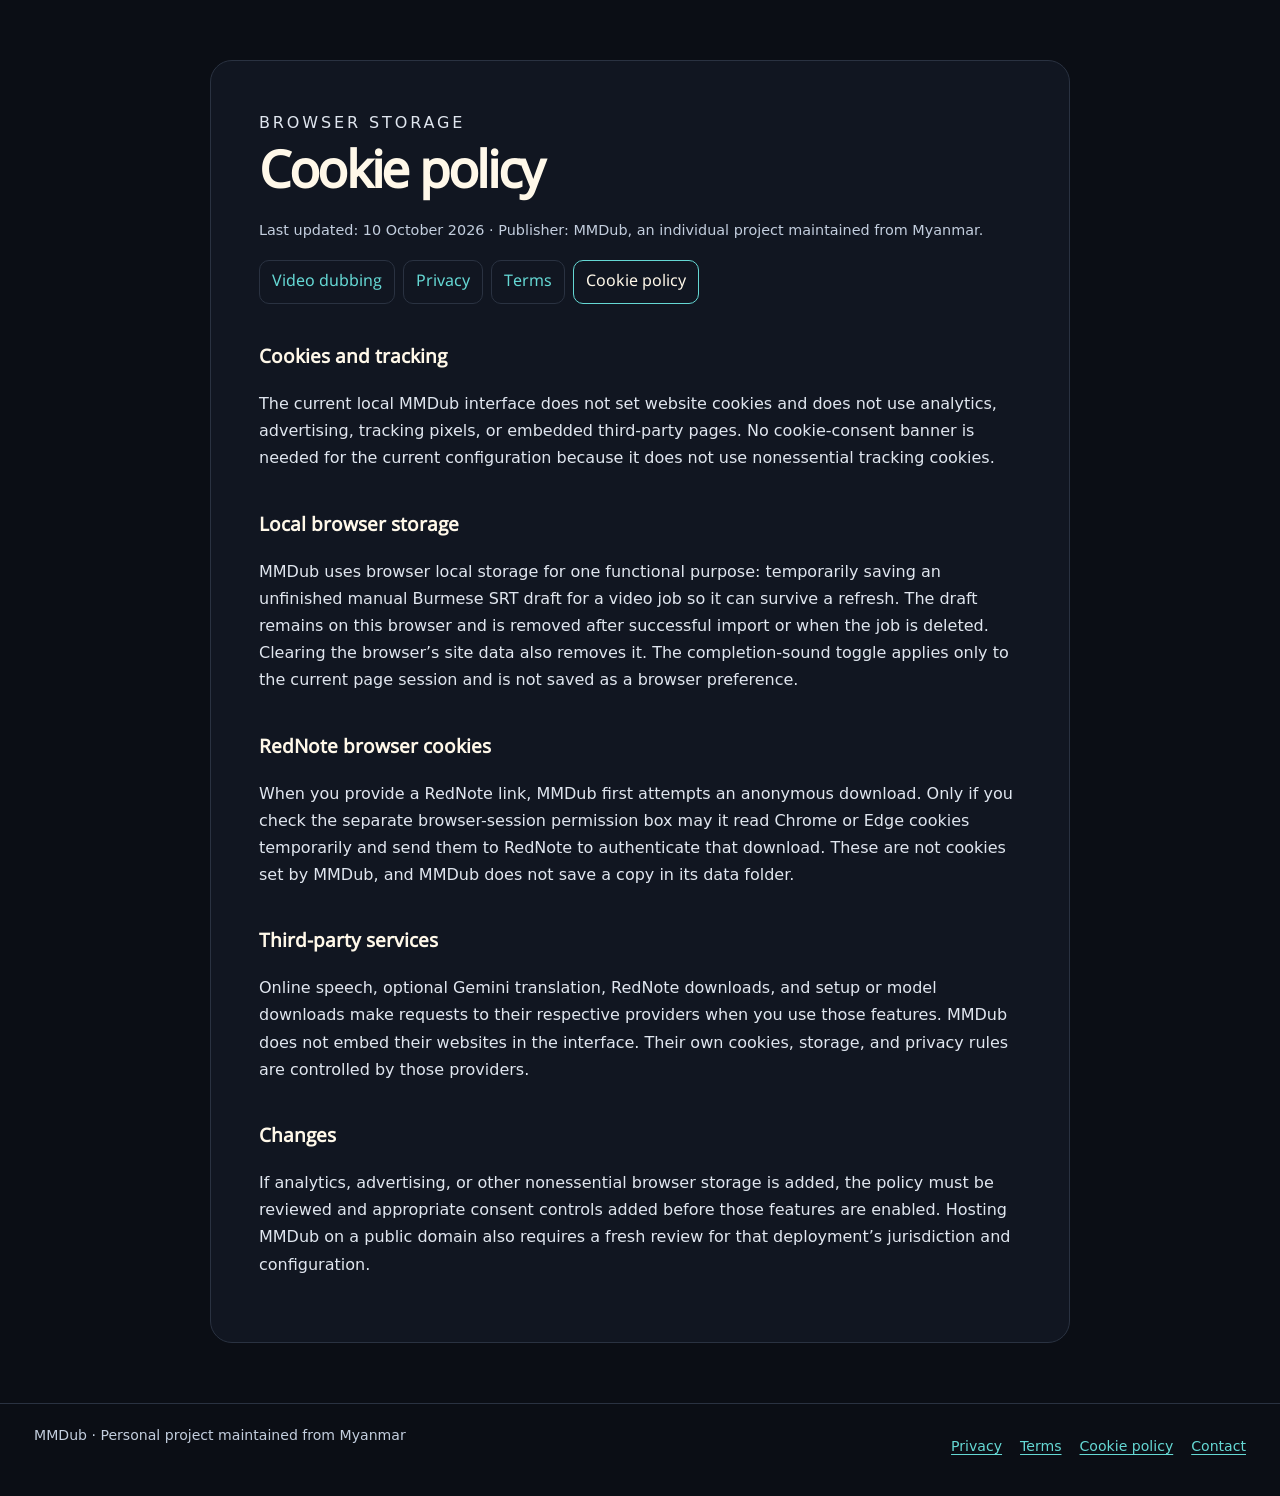
<file: static/cookies.html>
<!doctype html>
<html lang="en">
<head>
  <meta charset="utf-8">
  <meta name="viewport" content="width=device-width, initial-scale=1">
  <meta name="description" content="MMDub cookie and local browser storage policy.">
  <title>Cookie policy · MMDub</title>
  <link rel="stylesheet" href="/static/styles.css">
</head>
<body class="legal-page">
  <a class="skip-link" href="#main">Skip to cookie policy</a>
  <main id="main" class="legal-main" tabindex="-1">
    <article class="legal-document">
      <p class="eyebrow">BROWSER STORAGE</p>
      <h1>Cookie policy</h1>
      <p class="legal-meta">Last updated: 10 October 2026 · Publisher: MMDub, an individual project maintained from Myanmar.</p>
      <nav class="legal-nav" aria-label="Policy pages"><a href="/?view=video">Video dubbing</a><a href="/privacy">Privacy</a><a href="/terms">Terms</a><a href="/cookies" aria-current="page">Cookie policy</a></nav>

      <h2>Cookies and tracking</h2>
      <p>The current local MMDub interface does not set website cookies and does not use analytics, advertising, tracking pixels, or embedded third-party pages. No cookie-consent banner is needed for the current configuration because it does not use nonessential tracking cookies.</p>

      <h2>Local browser storage</h2>
      <p>MMDub uses browser local storage for one functional purpose: temporarily saving an unfinished manual Burmese SRT draft for a video job so it can survive a refresh. The draft remains on this browser and is removed after successful import or when the job is deleted. Clearing the browser’s site data also removes it. The completion-sound toggle applies only to the current page session and is not saved as a browser preference.</p>

      <h2>RedNote browser cookies</h2>
      <p>When you provide a RedNote link, MMDub first attempts an anonymous download. Only if you check the separate browser-session permission box may it read Chrome or Edge cookies temporarily and send them to RedNote to authenticate that download. These are not cookies set by MMDub, and MMDub does not save a copy in its data folder.</p>

      <h2>Third-party services</h2>
      <p>Online speech, optional Gemini translation, RedNote downloads, and setup or model downloads make requests to their respective providers when you use those features. MMDub does not embed their websites in the interface. Their own cookies, storage, and privacy rules are controlled by those providers.</p>

      <h2>Changes</h2>
      <p>If analytics, advertising, or other nonessential browser storage is added, the policy must be reviewed and appropriate consent controls added before those features are enabled. Hosting MMDub on a public domain also requires a fresh review for that deployment’s jurisdiction and configuration.</p>
    </article>
  </main>
  <footer class="site-footer"><span>MMDub · Personal project maintained from Myanmar</span><nav aria-label="Policies"><a href="/privacy">Privacy</a><a href="/terms">Terms</a><a href="/cookies">Cookie policy</a><a href="https://github.com/koko986/MMDub/issues" target="_blank" rel="noopener noreferrer">Contact</a></nav></footer>
</body>
</html>
</file>
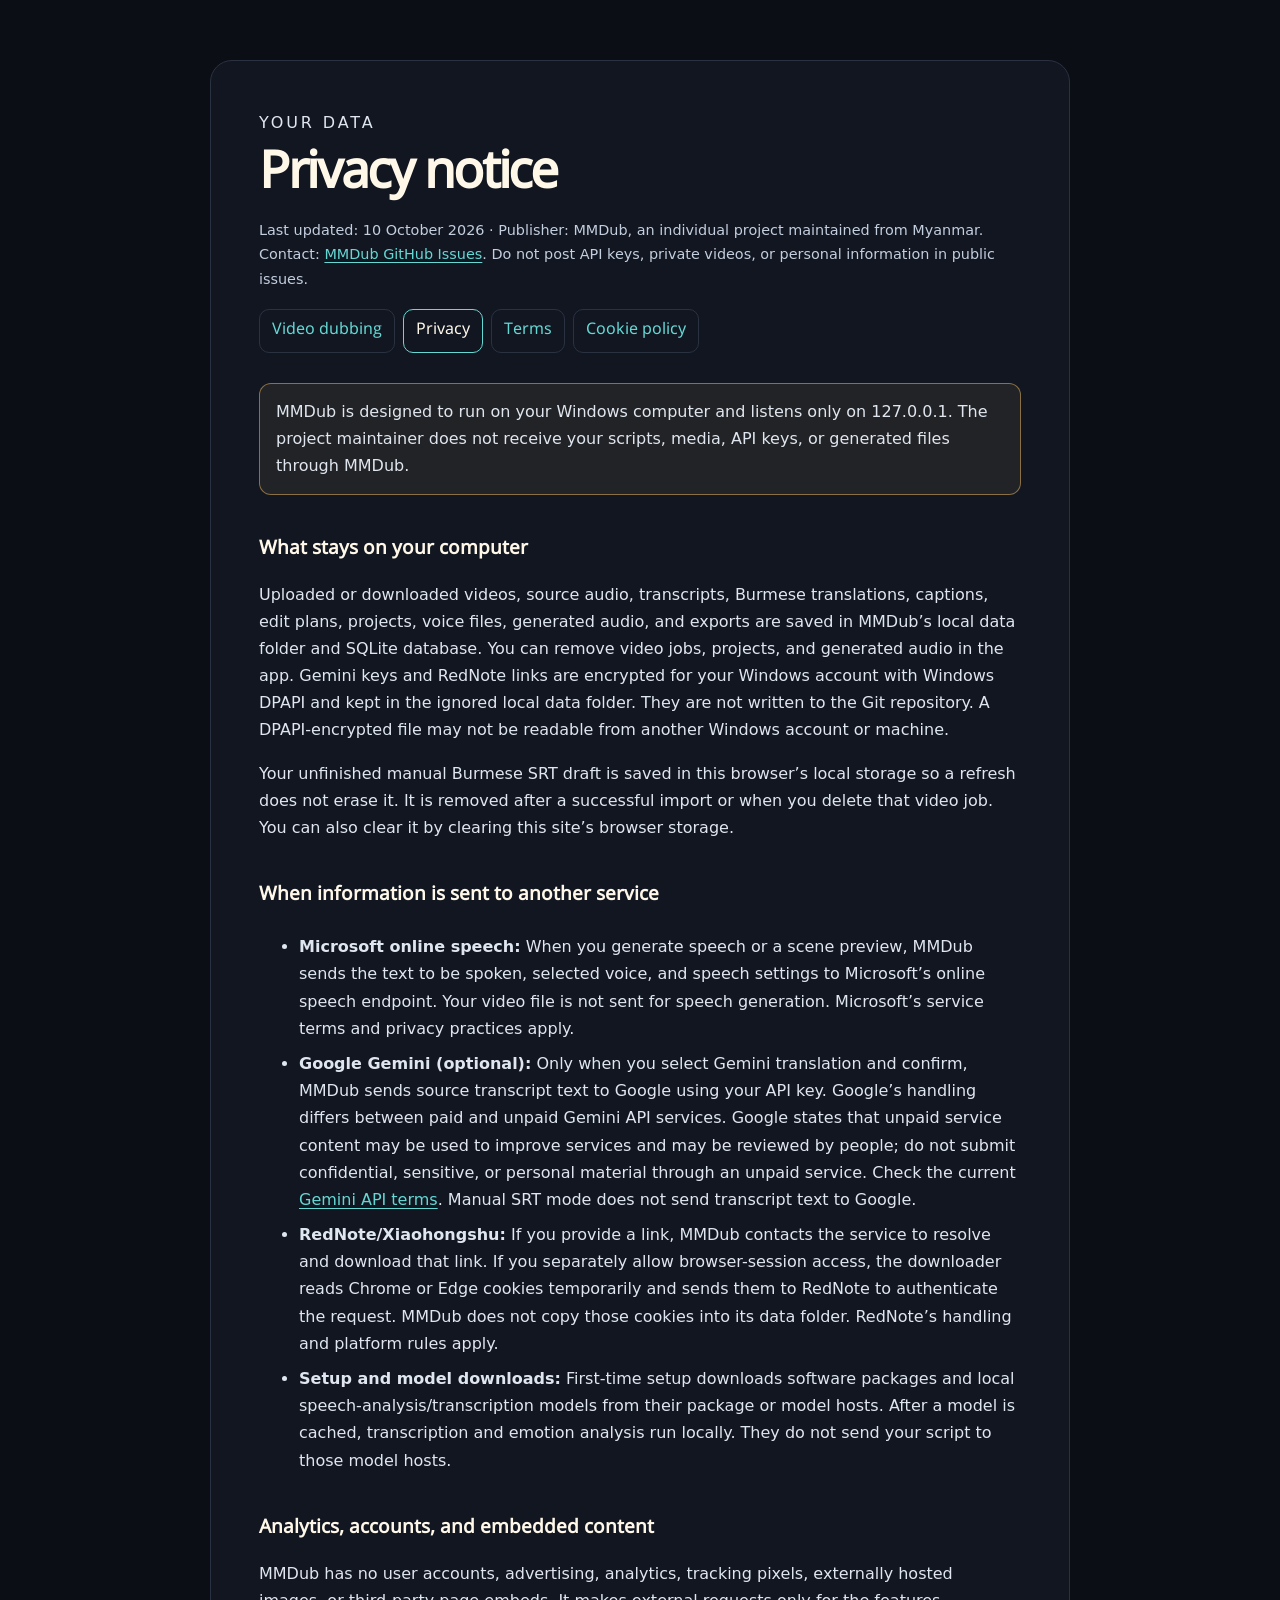
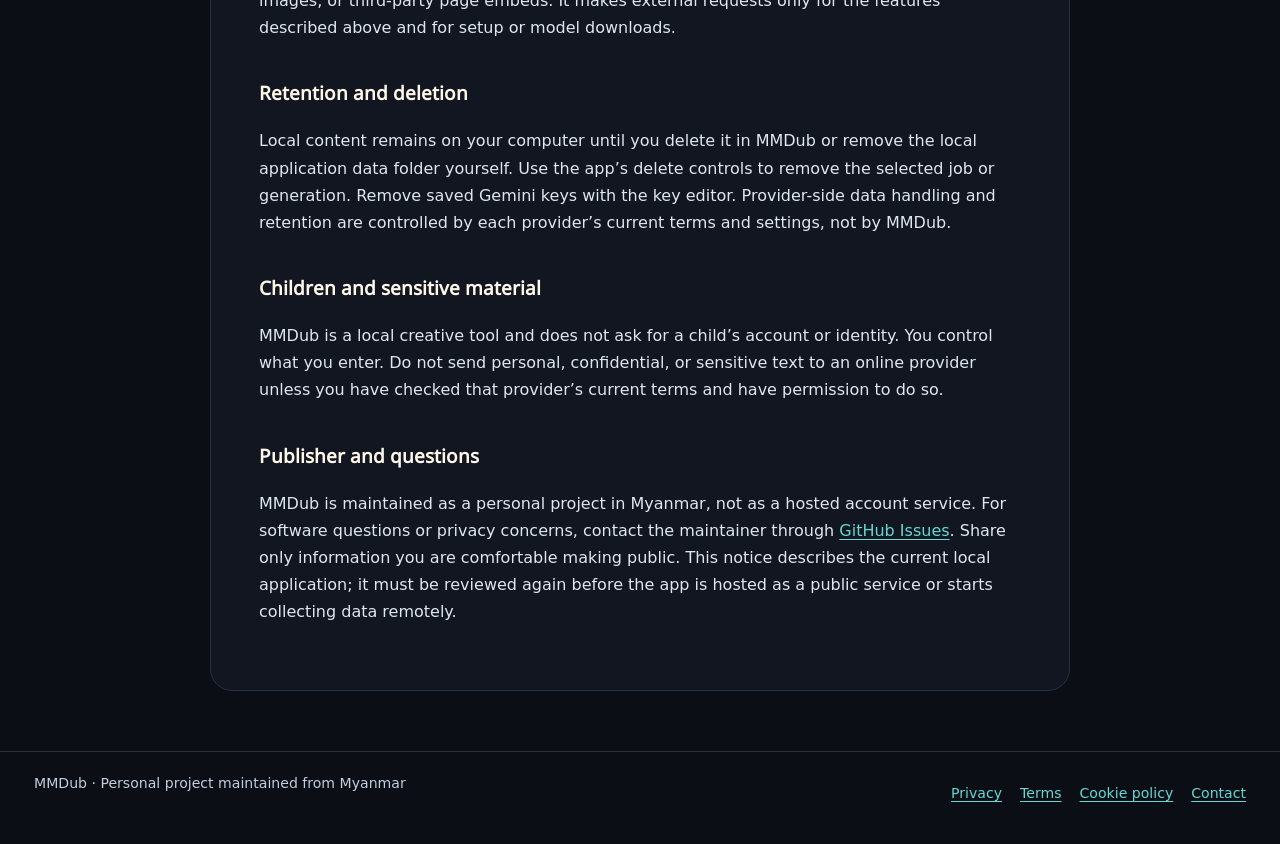
<file: static/privacy.html>
<!doctype html>
<html lang="en">
<head>
  <meta charset="utf-8">
  <meta name="viewport" content="width=device-width, initial-scale=1">
  <meta name="description" content="MMDub privacy notice for the local Burmese voice and video studio.">
  <title>Privacy · MMDub</title>
  <link rel="stylesheet" href="/static/styles.css">
</head>
<body class="legal-page">
  <a class="skip-link" href="#main">Skip to privacy notice</a>
  <main id="main" class="legal-main" tabindex="-1">
    <article class="legal-document">
      <p class="eyebrow">YOUR DATA</p>
      <h1>Privacy notice</h1>
      <p class="legal-meta">Last updated: 10 October 2026 · Publisher: MMDub, an individual project maintained from Myanmar. Contact: <a href="https://github.com/koko986/MMDub/issues" target="_blank" rel="noopener noreferrer">MMDub GitHub Issues</a>. Do not post API keys, private videos, or personal information in public issues.</p>
      <nav class="legal-nav" aria-label="Policy pages"><a href="/?view=video">Video dubbing</a><a href="/privacy" aria-current="page">Privacy</a><a href="/terms">Terms</a><a href="/cookies">Cookie policy</a></nav>
      <p class="legal-callout">MMDub is designed to run on your Windows computer and listens only on 127.0.0.1. The project maintainer does not receive your scripts, media, API keys, or generated files through MMDub.</p>

      <h2>What stays on your computer</h2>
      <p>Uploaded or downloaded videos, source audio, transcripts, Burmese translations, captions, edit plans, projects, voice files, generated audio, and exports are saved in MMDub’s local data folder and SQLite database. You can remove video jobs, projects, and generated audio in the app. Gemini keys and RedNote links are encrypted for your Windows account with Windows DPAPI and kept in the ignored local data folder. They are not written to the Git repository. A DPAPI-encrypted file may not be readable from another Windows account or machine.</p>
      <p>Your unfinished manual Burmese SRT draft is saved in this browser’s local storage so a refresh does not erase it. It is removed after a successful import or when you delete that video job. You can also clear it by clearing this site’s browser storage.</p>

      <h2>When information is sent to another service</h2>
      <ul>
        <li><strong>Microsoft online speech:</strong> When you generate speech or a scene preview, MMDub sends the text to be spoken, selected voice, and speech settings to Microsoft’s online speech endpoint. Your video file is not sent for speech generation. Microsoft’s service terms and privacy practices apply.</li>
        <li><strong>Google Gemini (optional):</strong> Only when you select Gemini translation and confirm, MMDub sends source transcript text to Google using your API key. Google’s handling differs between paid and unpaid Gemini API services. Google states that unpaid service content may be used to improve services and may be reviewed by people; do not submit confidential, sensitive, or personal material through an unpaid service. Check the current <a href="https://ai.google.dev/gemini-api/terms" target="_blank" rel="noopener noreferrer">Gemini API terms</a>. Manual SRT mode does not send transcript text to Google.</li>
        <li><strong>RedNote/Xiaohongshu:</strong> If you provide a link, MMDub contacts the service to resolve and download that link. If you separately allow browser-session access, the downloader reads Chrome or Edge cookies temporarily and sends them to RedNote to authenticate the request. MMDub does not copy those cookies into its data folder. RedNote’s handling and platform rules apply.</li>
        <li><strong>Setup and model downloads:</strong> First-time setup downloads software packages and local speech-analysis/transcription models from their package or model hosts. After a model is cached, transcription and emotion analysis run locally. They do not send your script to those model hosts.</li>
      </ul>

      <h2>Analytics, accounts, and embedded content</h2>
      <p>MMDub has no user accounts, advertising, analytics, tracking pixels, externally hosted images, or third-party page embeds. It makes external requests only for the features described above and for setup or model downloads.</p>

      <h2>Retention and deletion</h2>
      <p>Local content remains on your computer until you delete it in MMDub or remove the local application data folder yourself. Use the app’s delete controls to remove the selected job or generation. Remove saved Gemini keys with the key editor. Provider-side data handling and retention are controlled by each provider’s current terms and settings, not by MMDub.</p>

      <h2>Children and sensitive material</h2>
      <p>MMDub is a local creative tool and does not ask for a child’s account or identity. You control what you enter. Do not send personal, confidential, or sensitive text to an online provider unless you have checked that provider’s current terms and have permission to do so.</p>

      <h2>Publisher and questions</h2>
      <p>MMDub is maintained as a personal project in Myanmar, not as a hosted account service. For software questions or privacy concerns, contact the maintainer through <a href="https://github.com/koko986/MMDub/issues" target="_blank" rel="noopener noreferrer">GitHub Issues</a>. Share only information you are comfortable making public. This notice describes the current local application; it must be reviewed again before the app is hosted as a public service or starts collecting data remotely.</p>
    </article>
  </main>
  <footer class="site-footer"><span>MMDub · Personal project maintained from Myanmar</span><nav aria-label="Policies"><a href="/privacy">Privacy</a><a href="/terms">Terms</a><a href="/cookies">Cookie policy</a><a href="https://github.com/koko986/MMDub/issues" target="_blank" rel="noopener noreferrer">Contact</a></nav></footer>
</body>
</html>
</file>
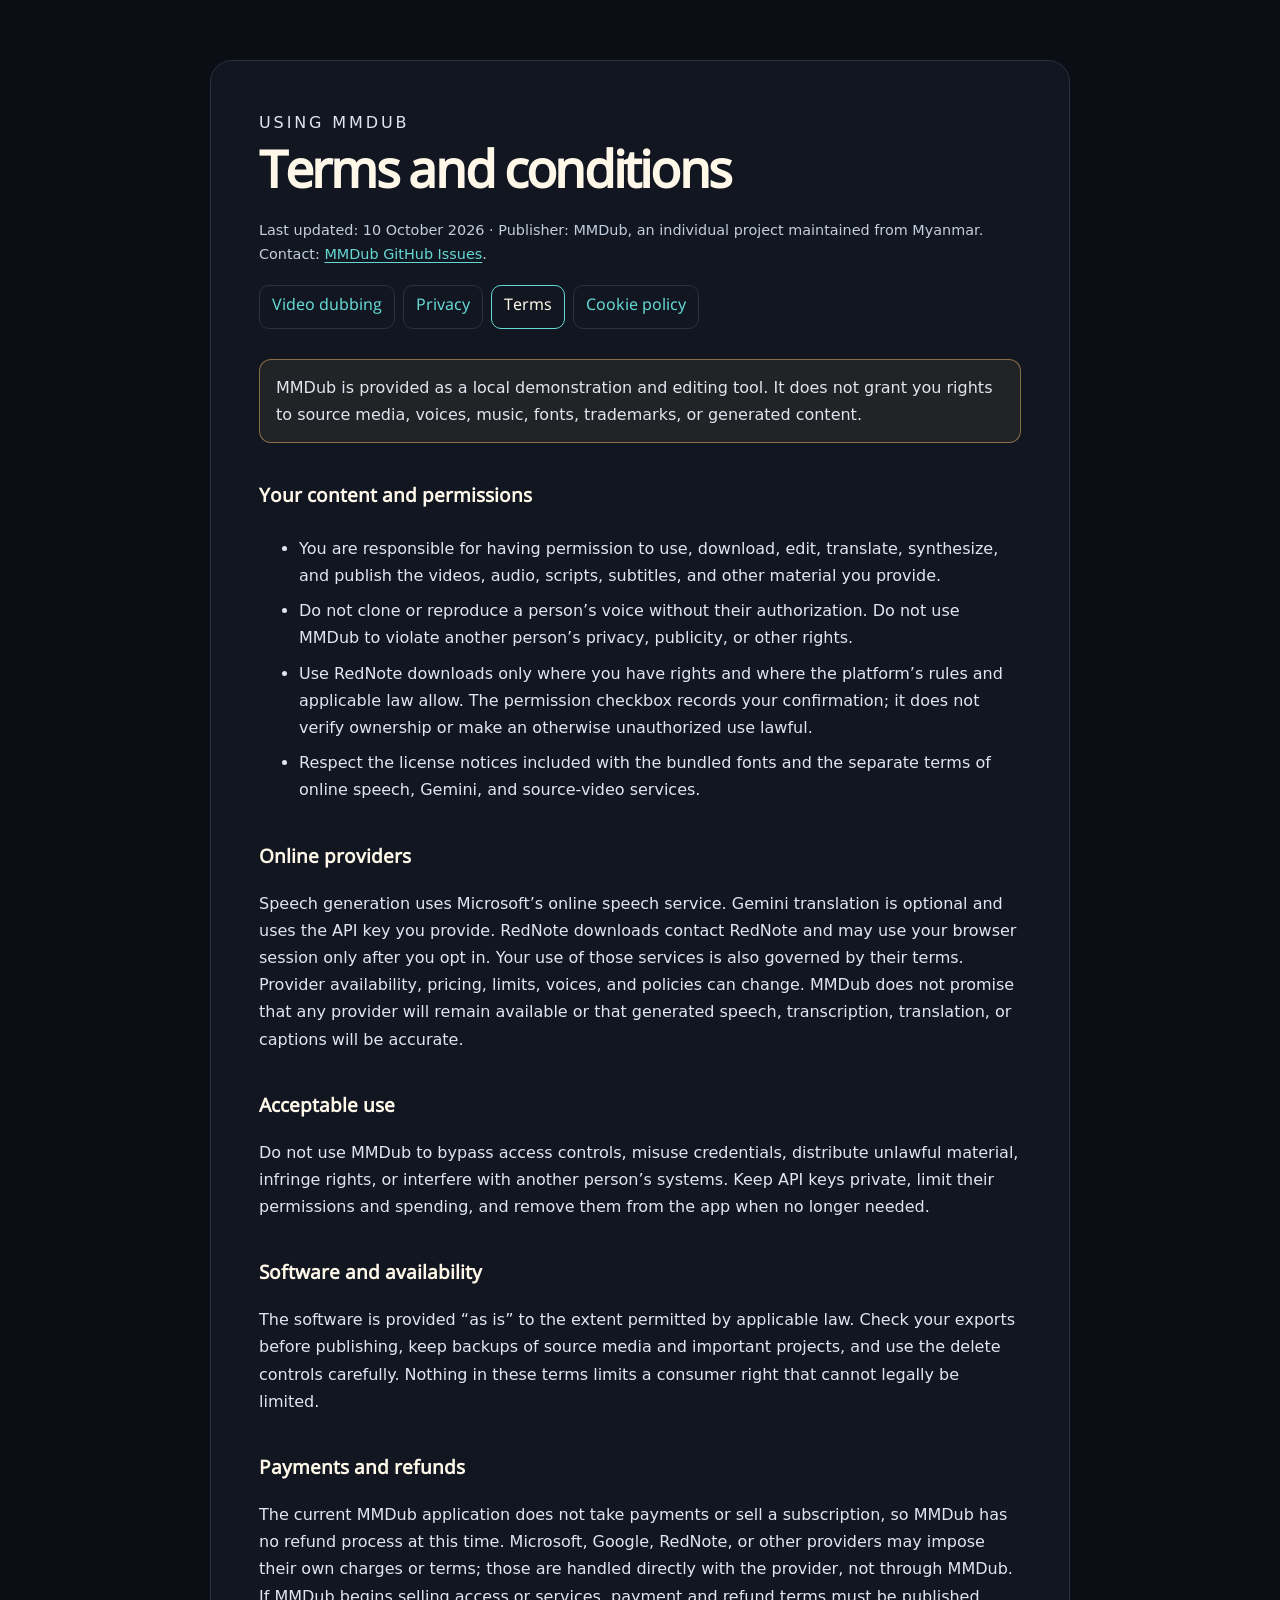
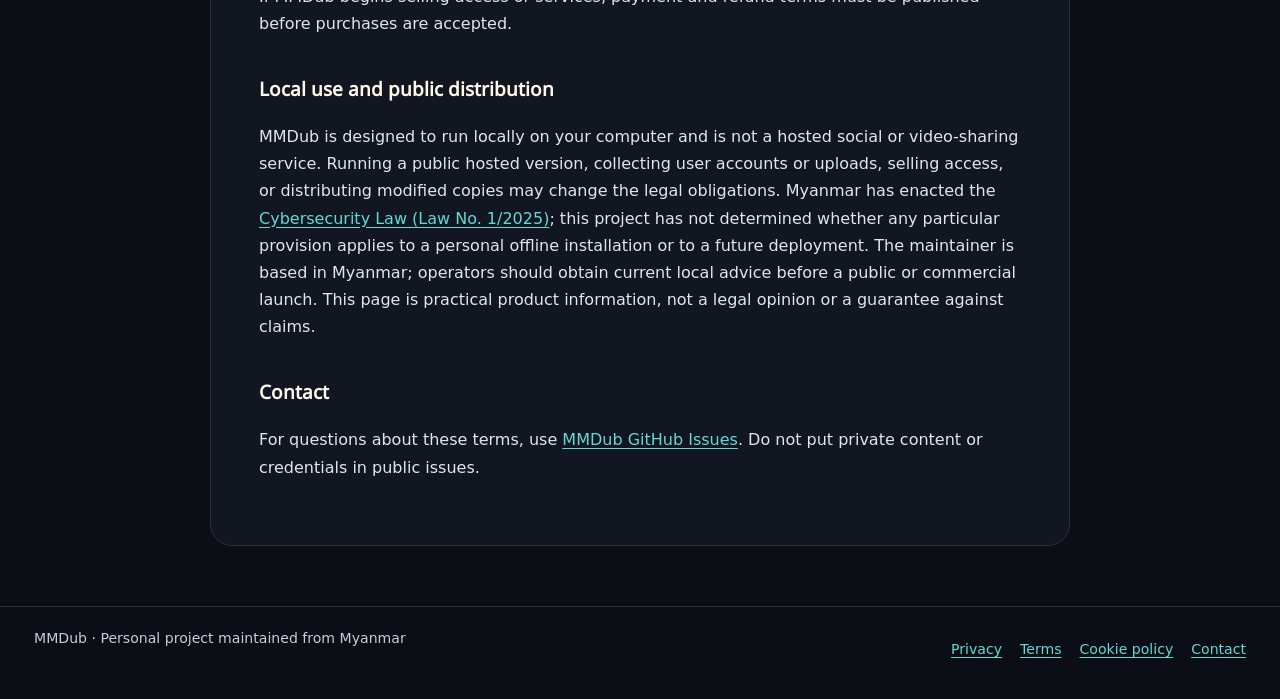
<file: static/terms.html>
<!doctype html>
<html lang="en">
<head>
  <meta charset="utf-8">
  <meta name="viewport" content="width=device-width, initial-scale=1">
  <meta name="description" content="Terms for using the local MMDub Burmese voice and video studio.">
  <title>Terms · MMDub</title>
  <link rel="stylesheet" href="/static/styles.css">
</head>
<body class="legal-page">
  <a class="skip-link" href="#main">Skip to terms</a>
  <main id="main" class="legal-main" tabindex="-1">
    <article class="legal-document">
      <p class="eyebrow">USING MMDUB</p>
      <h1>Terms and conditions</h1>
      <p class="legal-meta">Last updated: 10 October 2026 · Publisher: MMDub, an individual project maintained from Myanmar. Contact: <a href="https://github.com/koko986/MMDub/issues" target="_blank" rel="noopener noreferrer">MMDub GitHub Issues</a>.</p>
      <nav class="legal-nav" aria-label="Policy pages"><a href="/?view=video">Video dubbing</a><a href="/privacy">Privacy</a><a href="/terms" aria-current="page">Terms</a><a href="/cookies">Cookie policy</a></nav>
      <p class="legal-callout">MMDub is provided as a local demonstration and editing tool. It does not grant you rights to source media, voices, music, fonts, trademarks, or generated content.</p>

      <h2>Your content and permissions</h2>
      <ul>
        <li>You are responsible for having permission to use, download, edit, translate, synthesize, and publish the videos, audio, scripts, subtitles, and other material you provide.</li>
        <li>Do not clone or reproduce a person’s voice without their authorization. Do not use MMDub to violate another person’s privacy, publicity, or other rights.</li>
        <li>Use RedNote downloads only where you have rights and where the platform’s rules and applicable law allow. The permission checkbox records your confirmation; it does not verify ownership or make an otherwise unauthorized use lawful.</li>
        <li>Respect the license notices included with the bundled fonts and the separate terms of online speech, Gemini, and source-video services.</li>
      </ul>

      <h2>Online providers</h2>
      <p>Speech generation uses Microsoft’s online speech service. Gemini translation is optional and uses the API key you provide. RedNote downloads contact RedNote and may use your browser session only after you opt in. Your use of those services is also governed by their terms. Provider availability, pricing, limits, voices, and policies can change. MMDub does not promise that any provider will remain available or that generated speech, transcription, translation, or captions will be accurate.</p>

      <h2>Acceptable use</h2>
      <p>Do not use MMDub to bypass access controls, misuse credentials, distribute unlawful material, infringe rights, or interfere with another person’s systems. Keep API keys private, limit their permissions and spending, and remove them from the app when no longer needed.</p>

      <h2>Software and availability</h2>
      <p>The software is provided “as is” to the extent permitted by applicable law. Check your exports before publishing, keep backups of source media and important projects, and use the delete controls carefully. Nothing in these terms limits a consumer right that cannot legally be limited.</p>

      <h2>Payments and refunds</h2>
      <p>The current MMDub application does not take payments or sell a subscription, so MMDub has no refund process at this time. Microsoft, Google, RedNote, or other providers may impose their own charges or terms; those are handled directly with the provider, not through MMDub. If MMDub begins selling access or services, payment and refund terms must be published before purchases are accepted.</p>

      <h2>Local use and public distribution</h2>
      <p>MMDub is designed to run locally on your computer and is not a hosted social or video-sharing service. Running a public hosted version, collecting user accounts or uploads, selling access, or distributing modified copies may change the legal obligations. Myanmar has enacted the <a href="https://www.moi.gov.mm/moi%3Aeng/index.php/news/16633" target="_blank" rel="noopener noreferrer">Cybersecurity Law (Law No. 1/2025)</a>; this project has not determined whether any particular provision applies to a personal offline installation or to a future deployment. The maintainer is based in Myanmar; operators should obtain current local advice before a public or commercial launch. This page is practical product information, not a legal opinion or a guarantee against claims.</p>

      <h2>Contact</h2>
      <p>For questions about these terms, use <a href="https://github.com/koko986/MMDub/issues" target="_blank" rel="noopener noreferrer">MMDub GitHub Issues</a>. Do not put private content or credentials in public issues.</p>
    </article>
  </main>
  <footer class="site-footer"><span>MMDub · Personal project maintained from Myanmar</span><nav aria-label="Policies"><a href="/privacy">Privacy</a><a href="/terms">Terms</a><a href="/cookies">Cookie policy</a><a href="https://github.com/koko986/MMDub/issues" target="_blank" rel="noopener noreferrer">Contact</a></nav></footer>
</body>
</html>
</file>
<file: static/styles.css>
:root {
  color-scheme: dark;
  --ink: #0b0e15;
  --panel: #121722;
  --panel-2: #181e2a;
  --line: #2a3241;
  --line-soft: rgba(255,255,255,.075);
  --text: #fff8e9;
  --muted: #9ba6b8;
  --accent: #ff6753;
  --accent-dark: #c94132;
  --gold: #f3bd63;
  --cyan: #65d8d4;
  --danger: #ff8c7d;
  --radius: 22px;
  font-family: "Noto Sans Myanmar", "Myanmar Text", "Segoe UI", system-ui, sans-serif;
}

* { box-sizing: border-box; }
html { background: var(--ink); }
body { margin: 0; min-width: 320px; color: var(--text); background: var(--ink); min-height: 100vh; overflow-x: hidden; }
[hidden] { display: none !important; }
button, input, select, textarea { font: inherit; }
button, select, input[type="range"] { cursor: pointer; }
button:focus-visible, input:focus-visible, textarea:focus-visible, select:focus-visible, a:focus-visible { outline: 3px solid var(--cyan); outline-offset: 3px; }

.ambient { position: fixed; z-index: 0; border-radius: 999px; filter: blur(110px); opacity: .12; pointer-events: none; }
.ambient-a { width: 420px; height: 420px; background: var(--accent); left: -160px; top: 12%; }
.ambient-b { width: 360px; height: 360px; background: var(--cyan); right: -130px; bottom: 4%; opacity: .08; }

.topbar { position: relative; z-index: 2; height: 88px; display: flex; align-items: center; justify-content: space-between; max-width: 1480px; margin: 0 auto; padding: 0 34px; border-bottom: 1px solid var(--line-soft); }

.model-status { display: flex; align-items: center; gap: 11px; border: 1px solid var(--line); background: rgba(18,23,34,.72); padding: 9px 14px; border-radius: 999px; backdrop-filter: blur(14px); }
.model-status strong, .model-status small { display: block; font-family: system-ui, sans-serif; }
.model-status strong { font-size: .76rem; }
.model-status small { margin-top: 2px; color: var(--muted); font-size: .69rem; }
.status-pulse { width: 9px; height: 9px; border-radius: 50%; background: var(--gold); box-shadow: 0 0 0 5px rgba(243,189,99,.12); animation: pulse 1.8s infinite; }
.model-status.ready .status-pulse { background: var(--cyan); box-shadow: 0 0 0 5px rgba(101,216,212,.12); animation: none; }
.model-status.error .status-pulse { background: var(--accent); }
@keyframes pulse { 50% { transform: scale(.65); opacity: .65; } }

main { position: relative; z-index: 1; display: grid; grid-template-columns: minmax(0, 1.13fr) minmax(390px, .87fr); min-height: calc(100vh - 88px); max-width: 1480px; margin: 0 auto; }
.runtime-panel { grid-column: 1 / -1; display: flex; align-items: center; justify-content: space-between; gap: 24px; margin: 22px 34px 0; padding: 18px 20px; border: 1px solid rgba(243,189,99,.38); border-radius: 16px; background: linear-gradient(100deg, rgba(243,189,99,.11), rgba(18,23,34,.86)); }
.runtime-copy { display: flex; align-items: center; gap: 15px; min-width: 0; }
.runtime-symbol { flex: 0 0 auto; width: 42px; height: 42px; display: grid; place-items: center; border-radius: 12px; color: var(--ink); background: var(--gold); font: 900 1.2rem/1 system-ui, sans-serif; }
.runtime-copy strong, .runtime-copy p, .runtime-copy small { display: block; font-family: system-ui, sans-serif; }
.runtime-copy p { margin: 4px 0 0; color: var(--muted); font-size: .82rem; line-height: 1.45; }
.runtime-copy small { max-width: 680px; margin-top: 5px; overflow: hidden; color: var(--gold); font-size: .72rem; text-overflow: ellipsis; white-space: nowrap; }
.runtime-panel > button { flex: 0 0 auto; min-height: 44px; padding: 0 17px; border: 0; border-radius: 11px; color: var(--ink); background: var(--gold); font-weight: 800; }
.runtime-panel > button:disabled { cursor: wait; opacity: .55; }
.composer-panel { padding: 54px clamp(30px, 5vw, 76px) 70px 34px; border-right: 1px solid var(--line-soft); }
.output-panel { padding: 54px 34px 50px clamp(30px, 4vw, 58px); background: linear-gradient(145deg, rgba(24,30,42,.7), rgba(11,14,21,.3)); }
.section-heading { display: flex; align-items: flex-start; justify-content: space-between; gap: 24px; margin-bottom: 42px; }
.eyebrow { margin: 0 0 12px; color: var(--accent); font: 800 .69rem/1 system-ui, sans-serif; letter-spacing: .18em; }
h1, h2, h3, p { margin-top: 0; }
h1 { max-width: 660px; margin-bottom: 12px; font-size: clamp(2rem, 4vw, 3.7rem); line-height: 1.12; letter-spacing: -.045em; }
h1 em { color: var(--gold); font-style: normal; }
.section-heading p:not(.eyebrow) { max-width: 590px; margin: 0; color: var(--muted); line-height: 1.65; font-family: system-ui, sans-serif; font-size: .93rem; }
.private-badge { flex: 0 0 auto; margin-top: 5px; padding: 8px 10px; border: 1px solid rgba(101,216,212,.35); border-radius: 8px; color: var(--cyan); font: 800 .62rem/1 system-ui, sans-serif; letter-spacing: .13em; }

.field-label { display: flex; align-items: flex-end; justify-content: space-between; gap: 16px; margin: 0 2px 10px; font-weight: 700; }
.field-label small { margin-left: 7px; color: var(--muted); font: 700 .65rem/1 system-ui, sans-serif; letter-spacing: .1em; }
.count { color: var(--muted); font: 600 .76rem/1 system-ui, sans-serif; }
.count.over { color: var(--danger); }
.text-shell { position: relative; }
textarea, input[type="text"], input:not([type]) { color: var(--text); background: var(--panel); border: 1px solid var(--line); border-radius: 16px; }
#ttsText { width: 100%; min-height: 214px; resize: vertical; padding: 22px 48px 22px 22px; font-size: 1.12rem; line-height: 1.95; transition: border .2s, box-shadow .2s; }
#ttsText:focus { border-color: rgba(101,216,212,.7); box-shadow: 0 0 0 4px rgba(101,216,212,.07); outline: none; }
#ttsText::placeholder { color: #596476; }
.icon-button { width: 36px; height: 36px; border: 0; border-radius: 50%; color: var(--muted); background: transparent; font-size: 1.55rem; line-height: 1; }
.icon-button:hover { color: var(--text); background: var(--line-soft); }
.dialog-close { min-height:38px; padding:0 13px; border:1px solid var(--line); border-radius:9px; color:var(--muted); background:transparent; font:700 .72rem system-ui,sans-serif; cursor:pointer; }
.dialog-close:hover { color:var(--ink); background:var(--line-soft); }
.clear-button { position: absolute; right: 10px; top: 10px; }
.field-hint { margin: 9px 3px 26px; color: var(--muted); font: .76rem/1.5 system-ui, sans-serif; }
.subtitle-studio { position:relative; z-index:1; display:grid; grid-template-columns:minmax(0,1.15fr) minmax(360px,.85fr); max-width:1480px; min-height:calc(100vh - 150px); margin:0 auto; }
.voice-mode-switch { position:relative; z-index:2; display:grid; grid-template-columns:1fr 1fr; width:min(560px,calc(100% - 32px)); margin:18px auto 0; padding:5px; border:1px solid var(--line); border-radius:16px; background:rgba(13,16,24,.92); box-shadow:0 12px 30px rgba(0,0,0,.22); }
.voice-mode-switch button { min-height:52px; border:0; border-radius:11px; background:transparent; color:var(--muted); font-weight:700; cursor:pointer; }
.voice-mode-switch button small { display:block; margin-top:2px; font-weight:500; }
.voice-mode-switch button.active { color:var(--paper); background:var(--coral); box-shadow:0 7px 18px rgba(255,102,81,.24); }
.subtitle-studio:not([hidden]) { margin-top:0; border-top:3px solid rgba(232,186,91,.55); }
.subtitle-input-panel { padding:54px clamp(30px,5vw,76px) 70px 34px; border-right:1px solid var(--line-soft); }
.subtitle-output-panel { padding:54px 34px; background:linear-gradient(145deg,rgba(24,30,42,.7),rgba(11,14,21,.3)); }
.srt-upload { display:flex; align-items:center; justify-content:space-between; gap:16px; min-height:68px; margin-bottom:18px; padding:14px 18px; border:1px dashed rgba(101,216,212,.45); border-radius:15px; background:rgba(101,216,212,.04); cursor:pointer; }
.srt-upload input { position:absolute; width:1px; height:1px; opacity:0; }
.srt-upload strong,.srt-upload small { display:block; }.srt-upload small { color:var(--muted); font: .7rem system-ui,sans-serif; }
#subtitleText { width:100%; min-height:330px; padding:18px; resize:vertical; font:1rem/1.7 "Myanmar Text",system-ui,sans-serif; }
.subtitle-controls { display:grid; grid-template-columns:1.4fr .65fr 1fr 1fr; gap:10px; margin-bottom:18px; }
.subtitle-controls label { display:grid; gap:7px; color:var(--muted); font:.7rem system-ui,sans-serif; }
.subtitle-controls select,.subtitle-controls input { width:100%; min-height:44px; }
.subtitle-warnings { margin:14px 0; padding:12px; border:1px solid rgba(243,189,99,.35); border-radius:12px; color:var(--gold); font:.75rem/1.55 system-ui,sans-serif; }
.subtitle-download { display:flex; align-items:center; justify-content:center; min-height:46px; margin-top:9px; text-decoration:none; }

.control-grid { display: grid; grid-template-columns: 1.15fr .85fr; gap: 14px; }
.control-block { min-width: 0; padding: 16px; border: 1px solid var(--line); border-radius: 16px; background: rgba(18,23,34,.7); }
.control-label { display: flex; justify-content: space-between; align-items: center; margin-bottom: 12px; font-weight: 700; }
.control-label small, legend small { color: var(--muted); font: 700 .61rem/1 system-ui, sans-serif; letter-spacing: .12em; }
.select-row, .range-row { display: flex; gap: 10px; align-items: center; }
select { min-width: 0; flex: 1; height: 44px; color: var(--text); background: var(--panel-2); border: 1px solid var(--line); border-radius: 10px; padding: 0 34px 0 12px; }
.square-button { flex: 0 0 auto; width: 44px; height: 44px; border: 1px solid rgba(255,103,83,.5); border-radius: 10px; color: var(--accent); background: rgba(255,103,83,.08); font-size: 1.4rem; }
.square-button:hover { background: rgba(255,103,83,.16); }
.square-button.muted-square { border-color: var(--line); color: var(--muted); background: transparent; }
.square-button.muted-square:hover:not(:disabled) { color: var(--danger); border-color: rgba(255,103,83,.4); }
.square-button:disabled { cursor: not-allowed; opacity: .32; }
input[type="range"] { flex: 1; accent-color: var(--accent); }
#speedValue { min-width: 48px; color: var(--gold); font: 800 .82rem/1 system-ui, sans-serif; }
.quality-fieldset { margin: 14px 0 18px; padding: 0; border: 0; }
.quality-fieldset legend { margin: 0 0 10px 2px; font-weight: 700; }
.quality-fieldset legend small { margin-left: 8px; }
.segmented { display: grid; grid-template-columns: repeat(4, 1fr); gap: 7px; padding: 6px; border: 1px solid var(--line); border-radius: 16px; background: var(--panel); }
.segmented label { cursor: pointer; }
.segmented input { position: absolute; opacity: 0; pointer-events: none; }
.segmented span { display: block; padding: 11px; border-radius: 10px; text-align: center; font-family: system-ui, sans-serif; transition: .2s; }
.segmented small { display: block; margin-top: 4px; color: var(--muted); font-family: "Myanmar Text", sans-serif; }
.segmented input:checked + span { color: var(--ink); background: var(--gold); box-shadow: 0 7px 25px rgba(243,189,99,.14); }
.segmented input:checked + span small { color: #514027; }
.segmented input:focus-visible + span { outline: 3px solid var(--cyan); }

.generate-button { width: 100%; min-height: 68px; display: flex; align-items: center; justify-content: center; gap: 18px; border: 0; border-radius: 16px; color: #1a0d0a; background: var(--accent); box-shadow: 0 16px 45px rgba(255,103,83,.19); transition: transform .2s, background .2s; }
.generate-button:hover:not(:disabled) { transform: translateY(-2px); background: #ff7664; }
.generate-button:disabled { cursor: wait; opacity: .55; box-shadow: none; }
.generate-button strong, .generate-button small { display: block; }
.generate-button strong { font-size: 1.05rem; }
.generate-button small { margin-top: 3px; font: 800 .62rem/1 system-ui, sans-serif; letter-spacing: .14em; }
.generate-icon { height: 28px; display: flex; align-items: center; gap: 3px; }
.generate-icon i { display: block; width: 3px; border-radius: 3px; background: currentColor; }
.generate-icon i:nth-child(1) { height: 10px; }.generate-icon i:nth-child(2) { height: 24px; }.generate-icon i:nth-child(3) { height: 17px; }.generate-icon i:nth-child(4) { height: 7px; }
.generate-button:not(:disabled):hover .generate-icon i { animation: bars .65s ease-in-out infinite alternate; }
.generate-button:not(:disabled):hover .generate-icon i:nth-child(2) { animation-delay: -.2s; }.generate-button:not(:disabled):hover .generate-icon i:nth-child(3) { animation-delay: -.4s; }
@keyframes bars { to { transform: scaleY(.55); } }
.progress-card { margin-top: 12px; padding: 14px 16px; border: 1px solid var(--line); border-radius: 13px; background: var(--panel); }
.progress-copy { display: flex; justify-content: space-between; gap: 10px; color: var(--muted); font-size: .8rem; }
.progress-copy strong { color: var(--cyan); }
.progress-track { height: 4px; margin-top: 10px; border-radius: 4px; background: var(--line); overflow: hidden; }
.progress-track span { display: block; height: 100%; width: 0; background: var(--cyan); transition: width .35s; }
.inline-error { margin-top: 12px; padding: 12px 14px; border: 1px solid rgba(255,103,83,.35); border-radius: 11px; color: #ffc1b9; background: rgba(255,103,83,.08); font-size: .87rem; line-height: 1.5; }

.output-head { display: flex; justify-content: space-between; align-items: end; margin-bottom: 24px; }
.output-head h2 { margin: 0; font-size: 2rem; }
.duration { color: var(--gold); font: 800 .78rem/1 system-ui, sans-serif; letter-spacing: .1em; }
.empty-output { min-height: 252px; display: flex; flex-direction: column; align-items: center; justify-content: center; border: 1px dashed #343d4d; border-radius: var(--radius); color: var(--muted); text-align: center; background: rgba(11,14,21,.28); }
.empty-output strong { margin: 20px 0 7px; color: var(--text); font-family: system-ui, sans-serif; }
.empty-output span { max-width: 320px; font-size: .84rem; line-height: 1.5; }
.empty-wave { height: 56px; display: flex; align-items: center; gap: 6px; color: var(--accent); }
.empty-wave i { display: block; width: 5px; height: 14px; border-radius: 5px; background: currentColor; opacity: .72; }
.empty-wave i:nth-child(2), .empty-wave i:nth-child(6) { height: 28px; }.empty-wave i:nth-child(3), .empty-wave i:nth-child(5) { height: 44px; }.empty-wave i:nth-child(4) { height: 56px; }
.current-output { padding: 24px; border: 1px solid rgba(255,103,83,.38); border-radius: var(--radius); background: linear-gradient(145deg, rgba(255,103,83,.08), rgba(18,23,34,.85)); box-shadow: 0 20px 70px rgba(0,0,0,.2); }
.now-playing > span { color: var(--accent); font: 800 .62rem/1 system-ui, sans-serif; letter-spacing: .16em; }
.now-playing strong { display: block; margin: 11px 0 8px; font-size: 1.15rem; }
.now-playing p { display: -webkit-box; overflow: hidden; margin: 0 0 18px; color: var(--muted); line-height: 1.65; -webkit-line-clamp: 2; -webkit-box-orient: vertical; }
audio { width: 100%; height: 44px; }
.download-button { display: flex; align-items: center; justify-content: space-between; margin-top: 15px; padding: 12px 14px; border: 1px solid var(--line); border-radius: 11px; color: var(--text); text-decoration: none; background: rgba(0,0,0,.16); }
.download-button:hover { border-color: var(--gold); }
.download-button small { color: var(--muted); }
.library-head { display: flex; align-items: end; justify-content: space-between; margin: 38px 0 14px; }
.library-head h3 { margin: 0 0 3px; font-size: 1rem; }
.library-head span { color: var(--muted); font: 700 .59rem/1 system-ui, sans-serif; letter-spacing: .14em; }
.text-button { border: 0; color: var(--cyan); background: transparent; font: 700 .75rem/1 system-ui, sans-serif; }
.library-list { display: grid; gap: 9px; max-height: 385px; overflow-y: auto; padding-right: 3px; scrollbar-color: var(--line) transparent; }
.library-empty { padding: 22px; border: 1px solid var(--line-soft); border-radius: 13px; color: var(--muted); text-align: center; font-size: .82rem; }
.library-item { display: grid; grid-template-columns: 42px minmax(0, 1fr) auto; gap: 12px; align-items: center; padding: 12px; border: 1px solid var(--line-soft); border-radius: 13px; background: rgba(18,23,34,.62); }
.play-item { width: 42px; height: 42px; border: 0; border-radius: 50%; color: var(--ink); background: var(--gold); font-size: .9rem; }
.library-copy { min-width: 0; }
.library-copy strong, .library-copy span { display: block; overflow: hidden; text-overflow: ellipsis; white-space: nowrap; }
.library-copy strong { font-size: .86rem; }
.library-copy span { margin-top: 4px; color: var(--muted); font: .7rem/1.3 system-ui, sans-serif; }
.library-actions { display: flex; align-items: center; }
.library-actions a, .library-actions button { width: 32px; height: 32px; display: grid; place-items: center; border: 0; border-radius: 8px; color: var(--muted); background: transparent; text-decoration: none; }
.library-actions a:hover, .library-actions button:hover { color: var(--text); background: var(--line-soft); }
.license-note { margin: 24px 0 0; color: #667184; text-align: center; font: .68rem/1.5 system-ui, sans-serif; }

dialog { width: min(590px, calc(100% - 30px)); max-height: calc(100vh - 30px); padding: 0; border: 1px solid #353e4e; border-radius: 22px; color: var(--text); background: #121722; box-shadow: 0 30px 120px rgba(0,0,0,.6); }
dialog::backdrop { background: rgba(3,5,9,.75); backdrop-filter: blur(7px); }
#voiceForm { padding: 26px; overflow-y: auto; }
.dialog-head { display: flex; justify-content: space-between; gap: 16px; }
.dialog-head h2 { margin-bottom: 8px; }
.dialog-head p:not(.eyebrow) { color: var(--muted); font: .84rem/1.5 system-ui, sans-serif; }
.stacked-label { display: block; margin-top: 16px; font-weight: 700; font-size: .86rem; }
.stacked-label input, .stacked-label textarea { display: block; width: 100%; margin-top: 8px; padding: 12px 13px; }
.stacked-label textarea { resize: vertical; line-height: 1.7; }
.audio-source-tabs { display: flex; gap: 6px; margin-top: 18px; border-bottom: 1px solid var(--line); }
.audio-source-tabs button { padding: 10px 12px; border: 0; border-bottom: 2px solid transparent; color: var(--muted); background: transparent; font: 700 .76rem/1 system-ui, sans-serif; }
.audio-source-tabs button.active { color: var(--text); border-color: var(--accent); }
.audio-panel { padding: 15px 0 0; }
.drop-zone { min-height: 130px; display: flex; flex-direction: column; align-items: center; justify-content: center; border: 1px dashed #465064; border-radius: 15px; cursor: pointer; background: rgba(11,14,21,.38); }
.drop-zone:hover { border-color: var(--cyan); }
.drop-zone input { position: absolute; opacity: 0; pointer-events: none; }
.upload-glyph { color: var(--accent); font-size: 1.7rem; }
.drop-zone strong { margin: 6px 0; font-size: .88rem; }
.drop-zone small { color: var(--muted); font: .71rem/1 system-ui, sans-serif; }
.record-button { width: 100%; height: 58px; display: flex; align-items: center; justify-content: center; gap: 10px; border: 1px solid rgba(255,103,83,.45); border-radius: 14px; color: var(--text); background: rgba(255,103,83,.08); }
.record-button span { width: 12px; height: 12px; border-radius: 50%; background: var(--accent); box-shadow: 0 0 0 5px rgba(255,103,83,.12); }
.record-button.recording span { border-radius: 3px; animation: pulse 1s infinite; }
.record-info { display: flex; justify-content: space-between; margin: 10px 2px 0; color: var(--muted); font: .72rem/1.4 system-ui, sans-serif; }
#recordTimer { color: var(--gold); }
#recordPreview { margin-top: 12px; }
.consent-row { display: flex; gap: 10px; align-items: flex-start; margin-top: 18px; color: var(--muted); font-size: .77rem; line-height: 1.5; cursor: pointer; }
.consent-row input { margin-top: 3px; accent-color: var(--accent); }
.dialog-actions { display: flex; justify-content: flex-end; gap: 9px; margin-top: 22px; }
.secondary-button, .primary-button { min-height: 44px; padding: 0 17px; border-radius: 11px; font-weight: 700; }
.secondary-button { border: 1px solid var(--line); color: var(--text); background: transparent; }
.primary-button { border: 0; color: var(--ink); background: var(--accent); }
.primary-button:disabled { opacity: .5; }
.toast { position: fixed; z-index: 20; right: 24px; bottom: 24px; max-width: min(430px, calc(100% - 48px)); padding: 13px 16px; border: 1px solid var(--line); border-radius: 12px; color: var(--text); background: #1b2230; box-shadow: 0 18px 60px rgba(0,0,0,.35); font-size: .84rem; }
.video-experience-row { display: flex; align-items: center; justify-content: space-between; gap: 18px; margin: 16px 0 4px; padding: 14px 16px; border: 1px solid var(--line-soft); border-radius: 12px; background: rgba(255,255,255,.025); }
.video-experience-row p { margin: 0; }
.video-experience-row p strong, .video-experience-row p small, .sound-toggle span, .sound-toggle small { display: block; }
.video-experience-row p strong { font-size: .82rem; }
.video-experience-row p small, .sound-toggle small { margin-top: 3px; color: var(--muted); font-size: .7rem; line-height: 1.35; }
.sound-toggle { display: flex; align-items: center; gap: 10px; min-height: 44px; cursor: pointer; flex: 0 0 auto; }
.sound-toggle input { width: 19px; height: 19px; accent-color: var(--accent); }
.sound-toggle span { font-size: .76rem; font-weight: 750; }

@media (max-width: 950px) {
  main { grid-template-columns: 1fr; }
  .runtime-panel { grid-column: 1; }
  .composer-panel { padding: 42px 24px 48px; border-right: 0; border-bottom: 1px solid var(--line-soft); }
  .output-panel { padding: 42px 24px 50px; }
}
@media (max-width: 620px) {
  .topbar { height: 78px; padding: 0 18px; }
  .model-status small { display: none; }
  .model-status { padding: 10px 12px; }
  main { min-height: calc(100vh - 78px); }
  .runtime-panel { align-items: stretch; flex-direction: column; margin: 14px 14px 0; padding: 15px; }
  .runtime-panel > button { width: 100%; }
  .runtime-copy small { white-space: normal; }
  .composer-panel, .output-panel { padding: 30px 14px 42px; }
  .section-heading { display: block; margin-bottom: 24px; }
  .private-badge { display: inline-block; margin-top: 18px; }
  h1 { font-size: clamp(1.75rem, 9vw, 2.15rem); line-height: 1.22; }
  .section-heading p:not(.eyebrow) { font-size: .86rem; }
  #ttsText { min-height: 158px; padding: 16px 44px 16px 16px; font-size: 1rem; line-height: 1.8; }
  .field-hint { margin-bottom: 18px; }
  .control-grid { grid-template-columns: 1fr; }
  .segmented span { padding: 10px 4px; }
  .dialog-actions { flex-direction: column-reverse; }
  .dialog-actions button { width: 100%; }
  #generateButton { position: sticky; z-index: 5; bottom: max(10px, env(safe-area-inset-bottom)); box-shadow: 0 12px 38px rgba(0,0,0,.42); }
  .video-experience-row { align-items: stretch; flex-direction: column; gap: 8px; }
  .sound-toggle { width: 100%; }
}
@media (prefers-reduced-motion: reduce) {
  *, *::before, *::after { scroll-behavior: auto !important; animation-duration: .01ms !important; animation-iteration-count: 1 !important; transition-duration: .01ms !important; }
}

/* Studio navigation and expressive controls */
.mode-tabs { position: sticky; z-index: 9; top: 0; display: flex; justify-content: center; gap: 5px; padding: 8px 18px; border-bottom: 1px solid var(--line-soft); background: rgba(10,13,20,.9); backdrop-filter: blur(18px); }
.mode-tabs button { min-height: 44px; padding: 8px 18px; border: 1px solid transparent; border-radius: 12px; color: var(--muted); background: transparent; font-weight: 800; }
.mode-tabs button small { display: block; margin-top: 3px; font: .68rem/1 "Myanmar Text", sans-serif; }
.mode-tabs button.active { border-color: var(--line); color: var(--text); background: var(--panel-2); box-shadow: 0 8px 24px rgba(0,0,0,.18); }
.emotion-controls { display: grid; grid-template-columns: 1fr 1fr; gap: 14px; margin-top: 14px; }
.emotion-controls select { width: 100%; }
.style-square { color: var(--cyan); border-color: rgba(101,216,212,.4); background: rgba(101,216,212,.07); }

/* Long-form workspace */
.project-studio, .batch-studio { min-height: calc(100vh - 140px); padding: clamp(28px, 4vw, 58px); }
.project-toolbar { display: flex; align-items: end; justify-content: space-between; gap: 32px; max-width: 1560px; margin: 0 auto 30px; }
.project-toolbar h1 { margin-bottom: 10px; font-size: clamp(2rem, 3.2vw, 3.35rem); }
.project-toolbar > div:first-child > p:last-child { margin: 0; color: var(--muted); font: .9rem/1.6 system-ui, sans-serif; }
.project-picker { min-width: min(100%, 390px); }
.project-picker > label { display: block; margin-bottom: 8px; color: var(--muted); font: 700 .72rem/1 system-ui, sans-serif; letter-spacing: .08em; }
.project-picker > div { display: flex; gap: 8px; }
.project-picker select { min-width: 180px; }
.project-empty { min-height: 430px; max-width: 920px; display: grid; place-items: center; align-content: center; gap: 12px; margin: 0 auto; border: 1px dashed #364154; border-radius: 24px; text-align: center; background: rgba(14,18,27,.55); }
.project-empty h2 { margin: 7px 0 0; }
.project-empty p { max-width: 490px; margin: 0 20px 12px; color: var(--muted); font-family: system-ui, sans-serif; }
.project-workspace { max-width: 1560px; display: grid; grid-template-columns: minmax(0, 1.1fr) minmax(390px, .9fr); gap: 18px; margin: 0 auto; align-items: start; }
.script-workbench, .performance-workbench { min-width: 0; padding: clamp(20px, 2.5vw, 32px); border: 1px solid var(--line); border-radius: 22px; background: rgba(18,23,34,.82); box-shadow: 0 24px 70px rgba(0,0,0,.18); }
.performance-workbench { position: sticky; top: 78px; max-height: calc(100vh - 96px); overflow: auto; }
.workbench-head { display: flex; align-items: end; justify-content: space-between; gap: 16px; margin-bottom: 20px; }
.workbench-head h2 { margin: 0; font-size: 1.55rem; }
.project-settings { display: grid; grid-template-columns: repeat(4, 1fr); gap: 9px; margin: 16px 0; }
.project-settings label, .intensity-label { color: var(--muted); font: 700 .71rem/1.4 system-ui, sans-serif; }
.project-settings select, .project-settings input { width: 100%; height: 44px; margin-top: 7px; padding: 0 10px; border: 1px solid var(--line); border-radius: 10px; color: var(--text); background: var(--panel-2); }
.intensity-label { display: grid; grid-template-columns: 1fr auto; gap: 7px; margin-bottom: 18px; }
.intensity-label input { grid-column: 1 / -1; width: 100%; }
.intensity-label output { color: var(--gold); }
.chapters-editor { display: grid; gap: 12px; }
.chapter-card { padding: 16px; border: 1px solid var(--line); border-radius: 16px; background: rgba(10,13,20,.5); }
.chapter-card-head { display: flex; gap: 8px; margin-bottom: 10px; }
.chapter-card-head input { min-width: 0; flex: 1; padding: 10px 12px; font-weight: 800; }
.chapter-card-head select { max-width: 170px; min-width: 120px; }
.chapter-card-head button { min-width: 44px; height: 44px; border: 0; border-radius: 10px; color: var(--muted); background: var(--line-soft); }
.chapter-card textarea { width: 100%; min-height: 180px; padding: 16px; resize: vertical; font-size: 1rem; line-height: 1.9; }
.chapter-meta { display: flex; justify-content: space-between; gap: 12px; margin-top: 8px; color: var(--muted); font: .7rem/1.3 system-ui, sans-serif; }
.chapter-actions, .project-primary-actions { display: flex; gap: 9px; margin-top: 14px; }
.project-primary-actions { justify-content: flex-end; }
.file-button { display: grid; place-items: center; cursor: pointer; }
.file-button input { position: absolute; opacity: 0; pointer-events: none; }
.analyzer-badge { padding: 7px 9px; border: 1px solid var(--line); border-radius: 999px; color: var(--muted); font: 800 .65rem/1 system-ui, sans-serif; white-space: nowrap; }
.analyzer-badge.ready { color: var(--cyan); border-color: rgba(101,216,212,.4); }
.style-notice { margin-bottom: 12px; padding: 12px; border: 1px solid rgba(243,189,99,.3); border-radius: 11px; color: #f4d49d; background: rgba(243,189,99,.07); font: .78rem/1.5 system-ui, sans-serif; }
.segments-list { display: grid; gap: 8px; max-height: min(48vh, 560px); overflow: auto; padding-right: 3px; }
.performance-empty { padding: 34px 20px; border: 1px dashed var(--line); border-radius: 14px; color: var(--muted); text-align: center; font: .83rem/1.6 system-ui, sans-serif; }
.segment-card { display: grid; grid-template-columns: minmax(0,1fr) 130px; gap: 10px; padding: 12px; border: 1px solid var(--line-soft); border-radius: 13px; background: rgba(10,13,20,.4); }
.segment-card p { margin: 0; line-height: 1.65; }
.segment-card small { display: block; margin-top: 5px; color: var(--muted); font: .67rem/1.4 system-ui, sans-serif; }
.segment-card select { width: 100%; align-self: center; }
.segment-controls { display: grid; gap: 6px; align-self: center; }
.style-chip { display: inline-block; margin-right: 5px; color: var(--gold); text-transform: capitalize; }
.render-dock { margin-top: 18px; padding-top: 18px; border-top: 1px solid var(--line); }
.render-summary { display: flex; align-items: center; justify-content: space-between; margin-bottom: 10px; color: var(--muted); font: 800 .65rem/1 system-ui, sans-serif; letter-spacing: .1em; }
.render-summary strong { color: var(--gold); font-size: .95rem; }
.render-controls { display: flex; gap: 8px; margin-top: 12px; }
.render-controls button { min-height: 40px; flex: 1; border: 1px solid var(--line); border-radius: 9px; color: var(--text); background: transparent; }
.render-result { margin-top: 12px; }
.chapter-downloads { display: flex; flex-wrap: wrap; gap: 7px; margin-top: 8px; }
.chapter-downloads a { padding: 7px 9px; border: 1px solid var(--line); border-radius: 8px; color: var(--cyan); text-decoration: none; font-size: .72rem; }

/* Emotion style manager */
.saved-styles { display: flex; flex-wrap: wrap; gap: 7px; margin: 14px 0 4px; }
.saved-style { display: inline-flex; align-items: center; gap: 6px; padding: 7px 9px; border: 1px solid var(--line); border-radius: 999px; color: var(--cyan); background: rgba(101,216,212,.05); font: 700 .7rem/1 system-ui, sans-serif; text-transform: capitalize; }
.saved-style button { width: 22px; height: 22px; border: 0; border-radius: 50%; color: var(--muted); background: var(--line-soft); }
.compact-drop { margin-top: 16px; min-height: 110px; }
.style-record-row { display: grid; grid-template-columns: 1fr auto; gap: 12px; align-items: center; margin-top: 10px; }
.style-record-row strong { min-width: 48px; color: var(--gold); font: 800 .75rem/1 system-ui, sans-serif; }

/* Automatic emotion preview */
.quick-analysis { display: flex; flex-wrap: wrap; gap: 6px; margin: -8px 0 18px; }
.emotion-chip { padding: 6px 9px; border: 1px solid var(--line); border-radius: 999px; color: var(--muted); background: rgba(255,255,255,.025); font: 700 .68rem/1 system-ui, sans-serif; }
.emotion-chip.happy, .emotion-chip.excited { color: var(--gold); border-color: rgba(243,189,99,.35); }
.emotion-chip.warm, .emotion-chip.inquisitive { color: var(--cyan); border-color: rgba(101,216,212,.35); }
.emotion-chip.angry { color: var(--danger); border-color: rgba(255,140,125,.35); }

/* Batch video workspace */
.batch-layout { max-width: 1560px; display: grid; grid-template-columns: minmax(0,1.15fr) minmax(360px,.85fr); gap: 18px; margin: 0 auto; align-items: start; }
.batch-imports { display: flex; flex-wrap: wrap; gap: 8px; margin-bottom: 4px; }
.batch-items { display: grid; gap: 12px; margin: 18px 0; }
.batch-item { padding: 14px; border: 1px solid var(--line); border-radius: 16px; background: rgba(10,13,20,.5); }
.batch-item-head { display: flex; gap: 8px; margin-bottom: 9px; }
.batch-name { flex: 1; min-width: 0; padding: 10px 12px; font-weight: 800; }
.batch-item-head button { width: 42px; border: 0; border-radius: 10px; color: var(--muted); background: var(--line-soft); }
.batch-script { width: 100%; padding: 14px; resize: vertical; line-height: 1.75; }
.batch-item-settings { display: grid; grid-template-columns: 1.5fr .55fr 1fr 1.2fr; gap: 7px; margin-top: 8px; }
.batch-item-settings > * { min-width: 0; width: 100%; }
.batch-results { display: grid; gap: 7px; margin: 16px 0; }
.batch-result { display: flex; align-items: center; justify-content: space-between; gap: 10px; padding: 11px; border: 1px solid var(--line-soft); border-radius: 11px; }
.batch-result strong, .batch-result small { display: block; }
.batch-result small { margin-top: 4px; color: var(--muted); font: .7rem/1.3 system-ui,sans-serif; }
.batch-result.succeeded { border-color: rgba(101,216,212,.25); }
.batch-result.failed { border-color: rgba(255,140,125,.3); }
.batch-result a { flex: 0 0 auto; color: var(--cyan); text-decoration: none; font-size: .75rem; font-weight: 800; }

/* English video → Burmese studio */
.video-studio { min-height: calc(100vh - 140px); padding: clamp(26px,4vw,56px); }
.video-hero { align-items: center; }
.privacy-stack { display: flex; align-items: center; gap: 10px; }
.video-steps { max-width: 1560px; display: grid; grid-template-columns: repeat(4,1fr); gap: 8px; margin: 0 auto 18px; padding: 0; list-style: none; }
.video-steps li { min-width: 0; display: flex; align-items: center; gap: 10px; padding: 12px 14px; border: 1px solid var(--line); border-radius: 14px; color: var(--muted); background: rgba(18,23,34,.58); }
.video-steps li::after { content: ""; position: absolute; }
.video-steps b { flex: 0 0 auto; width: 28px; height: 28px; display: grid; place-items: center; border-radius: 9px; color: var(--muted); background: var(--line); font: 800 .74rem/1 system-ui,sans-serif; }
.video-steps span, .video-steps small { display: block; }
.video-steps span { color: var(--text); font: 800 .75rem/1.25 system-ui,sans-serif; }
.video-steps small { margin-top: 3px; color: var(--muted); font-size: .64rem; font-weight: 600; }
.video-steps li.active { border-color: rgba(101,216,212,.42); background: rgba(101,216,212,.07); }
.video-steps li.active b { color: var(--ink); background: var(--cyan); }
.video-steps li.done b { color: var(--ink); background: var(--gold); }
.video-layout { min-width: 0; max-width: 1560px; display: grid; grid-template-columns: minmax(340px,.76fr) minmax(0,1.24fr); gap: 18px; margin: 0 auto; align-items: start; }
.video-source-card, .video-work-card { min-width: 0; padding: clamp(19px,2.5vw,31px); border: 1px solid var(--line); border-radius: 22px; background: rgba(18,23,34,.84); box-shadow: 0 24px 70px rgba(0,0,0,.18); }
.video-source-card { position: sticky; top: 78px; }
.source-mode-switch { display:grid; grid-template-columns:1fr 1fr; gap:4px; margin-bottom:12px; padding:4px; border:1px solid var(--line); border-radius:13px; background:rgba(7,10,15,.7); }
.source-mode-switch button { min-height:44px; border:0; border-radius:9px; color:var(--muted); background:transparent; cursor:pointer; font-weight:750; }
.source-mode-switch button.active { color:var(--ink); background:var(--cyan); }
.rednote-source { display:grid; gap:12px; margin-bottom:16px; padding:16px; border:1px solid rgba(255,102,81,.28); border-radius:16px; background:rgba(255,102,81,.045); }
.rednote-source > label:first-child { display:grid; gap:7px; color:var(--muted); font:700 .72rem system-ui,sans-serif; }
.rednote-source input[type=url] { width:100%; min-height:48px; padding:0 12px; }
.rednote-quality { display:flex; justify-content:space-between; gap:12px; padding:10px 12px; border-radius:10px; background:rgba(255,255,255,.035); }
.rednote-quality strong,.rednote-quality span { display:block; font:700 .7rem/1.45 system-ui,sans-serif; }
.rednote-quality span { color:var(--muted); text-align:right; }
.permission-check { display:flex; align-items:flex-start; gap:9px; color:var(--text); font:.74rem/1.5 system-ui,sans-serif; }
.permission-check input { flex:0 0 auto; width:20px; height:20px; accent-color:var(--coral); }
.video-drop { min-height: 168px; display: grid; place-items: center; align-content: center; gap: 7px; border: 1px dashed #47546a; border-radius: 17px; color: var(--text); background: rgba(10,13,20,.5); text-align: center; cursor: pointer; transition: border-color .18s,background .18s; }
.video-drop:hover, .video-drop.dragging { border-color: var(--cyan); background: rgba(101,216,212,.06); }
.video-drop input { position: absolute; opacity: 0; pointer-events: none; }
.video-drop small { color: var(--muted); font: .72rem/1.4 system-ui,sans-serif; }
.selected-videos { display: grid; gap: 6px; margin: 10px 0 16px; color: var(--muted); font: .73rem/1.4 system-ui,sans-serif; }
.selected-videos span { overflow: hidden; padding: 8px 10px; border-radius: 9px; background: var(--line-soft); text-overflow: ellipsis; white-space: nowrap; }
.video-settings-grid { display: grid; grid-template-columns: 1fr 1fr; gap: 9px; }
.translation-choice { display:grid; grid-template-columns:1fr 1fr; gap:8px; margin:14px 0; padding:0; border:0; }
.translation-choice legend { grid-column:1/-1; margin-bottom:7px; color:var(--muted); font:750 .72rem/1.4 system-ui,sans-serif; }
.translation-choice label { position:relative; min-width:0; cursor:pointer; }
.translation-choice input { position:absolute; opacity:0; pointer-events:none; }
.translation-choice span { display:block; min-height:76px; padding:13px; border:1px solid var(--line); border-radius:12px; background:rgba(10,13,20,.4); transition:border-color .15s ease,background-color .15s ease; }
.translation-choice strong,.translation-choice small { display:block; font-family:system-ui,sans-serif; }
.translation-choice strong { color:var(--text); font-size:.78rem; }
.translation-choice small { margin-top:5px; color:var(--muted); font-size:.67rem; line-height:1.45; }
.translation-choice input:checked + span { border-color:var(--cyan); background:rgba(101,216,212,.08); box-shadow:inset 0 0 0 1px rgba(101,216,212,.25); }
.translation-choice input:focus-visible + span { outline:3px solid var(--gold); outline-offset:2px; }
.video-settings-grid label { color: var(--muted); font: 700 .7rem/1.4 system-ui,sans-serif; }
.video-settings-grid select, .video-settings-grid input { width: 100%; height: 44px; margin-top: 6px; padding: 0 10px; border: 1px solid var(--line); border-radius: 10px; color: var(--text); background: var(--panel-2); }
.video-settings-grid label.check-setting { grid-column: 1 / -1; display: flex; align-items: flex-start; gap: 10px; }
.video-settings-grid .check-setting input { width: 18px; height: 18px; flex: 0 0 auto; margin: 2px 0 0; padding: 0; }
.video-settings-grid .check-setting small { display: block; margin-top: 3px; color: var(--muted); font: 400 .72rem/1.4 system-ui,sans-serif; }
.video-note { margin: 14px 0; padding: 10px 12px; border: 1px solid var(--line-soft); border-radius: 11px; color: var(--muted); font: .75rem/1.55 system-ui,sans-serif; }
.video-note summary { color: var(--text); cursor: pointer; font-weight: 750; }
.video-note p { margin: 8px 0 0; }
.video-job-head, .review-heading { display: flex; align-items: flex-start; justify-content: space-between; gap: 16px; }
.video-job-head span { color: var(--cyan); font: 800 .64rem/1 system-ui,sans-serif; letter-spacing: .12em; }
.video-job-head h3 { margin: 7px 0 0; }
.video-job-head > strong { color: var(--gold); font: 800 1rem/1 system-ui,sans-serif; }
.recovery-actions { display: flex; gap: 8px; margin: 12px 0; }
.video-failure { display:grid; grid-template-columns:auto 1fr; gap:13px; margin:14px 0; padding:15px; border:1px solid rgba(255,157,147,.42); border-radius:14px; background:rgba(255,102,81,.075); }
.video-failure[hidden] { display:none; }
.failure-mark { display:grid; place-items:center; width:34px; height:34px; border-radius:50%; color:#130b09; background:#ff9d93; font:900 1rem/1 system-ui,sans-serif; }
.video-failure h3 { margin:3px 0 6px; color:#ffd1cc; }
.video-failure p:not(.eyebrow) { margin:0; color:var(--text); font:.78rem/1.55 system-ui,sans-serif; }
.video-failure small { display:block; margin-top:7px; color:var(--muted); font:.68rem/1.45 system-ui,sans-serif; }
.video-activity { margin: 14px 0; padding: 15px; border: 1px solid rgba(101,216,212,.24); border-radius: 14px; background: rgba(101,216,212,.045); }
.activity-head { display: flex; align-items: center; gap: 12px; }
.activity-head strong, .activity-head small { display: block; font-family: system-ui,sans-serif; }
.activity-head small { margin-top: 4px; color: var(--muted); font-size: .68rem; }
.activity-spinner { width: 26px; height: 26px; flex: 0 0 auto; border: 3px solid rgba(101,216,212,.18); border-top-color: var(--cyan); border-radius: 50%; animation: activity-spin .8s linear infinite; }
@keyframes activity-spin { to { transform: rotate(360deg); } }
.activity-stages { display: grid; grid-template-columns: repeat(5,1fr); gap: 6px; margin: 13px 0; }
.activity-stages span { min-width: 0; padding: 7px 6px; border: 1px solid var(--line); border-radius: 8px; color: var(--muted); text-align: center; font: 700 .62rem/1.2 system-ui,sans-serif; }
.activity-stages span.done { color: var(--gold); border-color: rgba(243,189,99,.3); }
.activity-stages span.active { color: var(--cyan); border-color: rgba(101,216,212,.5); background: rgba(101,216,212,.08); }
.live-segments { display: grid; gap: 6px; max-height: 230px; overflow: auto; }
.live-segment { display: grid; grid-template-columns: 1fr 1fr; gap: 9px; padding: 9px 10px; border-radius: 9px; background: rgba(10,13,20,.45); }
.live-segment p { margin: 0; overflow-wrap: anywhere; font-size: .72rem; line-height: 1.5; }
.live-segment p:first-child { color: var(--muted); font-family: system-ui,sans-serif; }
.live-segment .waiting-copy { position: relative; overflow: hidden; color: #6f7b8d; }
.live-segment .waiting-copy::after { content: ""; position: absolute; inset: 0; background: linear-gradient(90deg,transparent,rgba(255,255,255,.07),transparent); transform: translateX(-100%); animation: activity-shimmer 1.35s ease-in-out infinite; }
@keyframes activity-shimmer { to { transform: translateX(100%); } }
.review-heading { margin: 24px 0 12px; padding-top: 20px; border-top: 1px solid var(--line); }
.review-heading h3 { margin-bottom: 5px; }
.review-heading p { margin: 0; color: var(--muted); font: .74rem/1.5 system-ui,sans-serif; }
.review-heading-actions { display:flex; align-items:center; gap:8px; }
.manual-translation { margin:18px 0; padding:18px; border:1px solid rgba(101,216,212,.34); border-radius:16px; background:linear-gradient(145deg,rgba(101,216,212,.07),rgba(10,13,20,.5)); }
.manual-heading { display:flex; align-items:flex-start; justify-content:space-between; gap:14px; }
.manual-heading h3 { margin:3px 0 6px; }
.manual-heading p:not(.eyebrow) { max-width:620px; margin:0; color:var(--muted); font:.75rem/1.55 system-ui,sans-serif; }
.transcript-actions { display:grid; grid-template-columns:1fr 1fr 1fr; gap:8px; margin:16px 0; }
.transcript-actions a { display:flex; align-items:center; justify-content:center; text-decoration:none; }
.manual-import { display:grid; gap:9px; padding-top:15px; border-top:1px solid var(--line-soft); }
.manual-import > label:not(.file-button) { color:var(--text); font:750 .74rem system-ui,sans-serif; }
.manual-import .file-button { justify-self:start; }
#manualSrtText { width:100%; min-height:230px; padding:14px; resize:vertical; border:1px solid var(--line); border-radius:12px; color:var(--text); background:var(--panel-2); font: .75rem/1.6 ui-monospace,Consolas,monospace; }
.manual-validation { display:flex; justify-content:space-between; gap:12px; color:var(--muted); font:700 .68rem/1.4 system-ui,sans-serif; }
.manual-validation .valid { color:var(--cyan); }
.manual-validation .invalid { color:#ff9d93; }
#importManualSrt { min-height:46px; }
.video-segments { display: grid; gap: 9px; max-height: 58vh; overflow: auto; padding-right: 3px; margin-bottom: 14px; }
.video-segment { display: grid; grid-template-columns: minmax(0,.82fr) minmax(0,1.18fr); gap: 10px; padding: 12px; border: 1px solid var(--line-soft); border-radius: 14px; background: rgba(10,13,20,.44); }
.video-segment .source-copy { color: var(--muted); font: .76rem/1.55 system-ui,sans-serif; }
.video-segment .source-copy small { display: block; margin-bottom: 6px; color: var(--gold); font-size: .63rem; letter-spacing: .08em; }
.video-segment textarea { width: 100%; min-height: 92px; padding: 11px; resize: vertical; line-height: 1.7; }
.video-segment-controls { display: grid; grid-template-columns: 1fr 1fr; gap: 7px; margin-top: 7px; }
.video-segment-controls select { width: 100%; }
.editor-toolbar { display:flex; flex-wrap:wrap; align-items:center; gap:8px; margin:12px 0; }
.editor-toolbar button,.scene-actions button,.trim-controls button,.preview-scene { min-height:40px; border:1px solid var(--line); border-radius:10px; color:var(--ink); background:var(--panel); cursor:pointer; }
.editor-toolbar button { padding:0 14px; }
#editSaveState { margin-left:auto; color:var(--muted); font:.72rem system-ui,sans-serif; }
.editor-preview { position:relative; overflow:hidden; border:1px solid var(--line); border-radius:16px; background:#05070a; aspect-ratio:16/9; }
.editor-preview video { width:100%; height:100%; object-fit:contain; }
.blur-preview { position:absolute; z-index:2; border:1px dashed rgba(255,255,255,.92); background:rgba(101,216,212,.2); box-shadow:0 0 0 9999px rgba(0,0,0,.06); cursor:move; }
.blur-preview[hidden] { display:none; }
.blur-preview:focus-visible { outline:3px solid var(--gold); outline-offset:2px; }
.caption-preview { position:absolute; z-index:3; left:50%; top:90%; max-width:84%; width:max-content; padding:8px 12px; transform:translate(-50%,-50%); text-align:center; color:white; font-family:"Noto Sans Myanmar",sans-serif; font-size:clamp(.9rem,2.2vw,2.1rem); font-weight:700; line-height:1.55; text-shadow:0 2px 5px #000,0 0 2px #000; cursor:grab; touch-action:none; border-radius:8px; }
.caption-original { display:none; color:#fff3c7; }
.caption-preview:hover .caption-burmese,.caption-preview:focus .caption-burmese { display:none; }
.caption-preview:hover .caption-original,.caption-preview:focus .caption-original { display:inline; }
.caption-preview:focus { outline:3px solid var(--gold); outline-offset:3px; }
.caption-preview:active { cursor:grabbing; }
.mix-settings { display:grid; grid-template-columns:repeat(3,minmax(0,1fr)); gap:10px; margin:12px 0; padding:14px; border:1px solid var(--line-soft); border-radius:14px; background:rgba(10,13,20,.35); }
.mix-settings label { display:grid; align-content:start; gap:7px; min-width:0; font:700 .72rem system-ui,sans-serif; color:var(--muted); }
.mix-settings label small { color:var(--muted); font:500 .64rem/1.4 system-ui,sans-serif; }
.mix-settings select { min-width:0; width:100%; }
.mix-settings input[type=color] { width:100%; min-height:42px; padding:4px; }
.inline-control { display:grid; grid-template-columns:1fr 42px; align-items:center; gap:8px; }
.inline-control output { color:var(--ink); text-align:right; }
.export-mode-picker { display:grid; grid-template-columns:repeat(3,minmax(0,1fr)); gap:9px; margin:14px 0; padding:14px; border:1px solid rgba(232,186,91,.28); border-radius:14px; background:rgba(232,186,91,.035); }
.export-mode-picker legend { padding:0 7px; color:var(--gold); font:800 .72rem system-ui,sans-serif; letter-spacing:.04em; }
.export-mode-picker label { display:flex; align-items:flex-start; gap:9px; min-height:76px; padding:12px; border:1px solid var(--line-soft); border-radius:11px; background:rgba(255,255,255,.025); cursor:pointer; transition:border-color .18s ease,background-color .18s ease; }
.export-mode-picker label:has(input:checked) { border-color:var(--gold); background:rgba(232,186,91,.08); }
.export-mode-picker input { width:20px; height:20px; margin-top:1px; accent-color:var(--gold); }
.export-mode-picker span { display:grid; gap:4px; }
.export-mode-picker strong { color:var(--ink); font:.76rem/1.3 system-ui,sans-serif; }
.export-mode-picker small { color:var(--muted); font:.68rem/1.4 system-ui,sans-serif; }
.export-checkpoint { margin:10px 0; padding:11px 13px; border-left:3px solid var(--cyan); border-radius:8px; background:rgba(101,216,212,.06); color:var(--muted); font:.72rem/1.5 system-ui,sans-serif; }
.cue-time-grid { display:grid; grid-template-columns:1fr 1fr; gap:10px; }
.cue-time-grid label { display:grid; gap:6px; color:var(--muted); font:700 .72rem system-ui,sans-serif; }
.cue-style-controls { display:grid; grid-template-columns:repeat(2,minmax(0,1fr)); gap:7px; margin-top:8px; padding:9px; border:1px solid var(--line-soft); border-radius:10px; }
.cue-style-controls label { display:grid; gap:5px; color:var(--muted); font:700 .66rem system-ui,sans-serif; }
.cue-style-controls .use-global { grid-column:1/-1; display:flex; align-items:center; min-height:38px; padding:0 10px; border:1px solid var(--line); border-radius:9px; color:var(--ink); background:var(--panel); cursor:pointer; }
.caption-split-note { margin:7px 0 0; color:var(--cyan); font:600 .67rem/1.45 system-ui,sans-serif; }
.caption-only-control { display:flex!important; align-items:center; gap:8px!important; min-height:42px; }
.scene-actions { display:flex; flex-wrap:wrap; gap:6px; margin-top:10px; }
.scene-actions button { min-width:40px; padding:0 9px; }
.trim-controls { display:grid; grid-template-columns:1fr 1fr auto; gap:7px; margin-top:8px; }
.trim-controls input,.video-segment-controls input { width:100%; min-width:0; }
.scene-timeline { position:relative; min-height:54px; margin:10px 0 14px; padding:25px 12px 8px; overflow:hidden; border:1px solid var(--line-soft); border-radius:12px; background:rgba(7,9,14,.55); }
.scene-timeline::before { content:""; position:absolute; left:12px; right:12px; top:13px; height:6px; border-radius:9px; background:var(--line); }
.scene-timeline .timeline-range { position:absolute; top:13px; height:6px; min-width:3px; border-radius:9px; background:var(--coral); box-shadow:0 0 0 3px rgba(255,102,81,.16); }
.scene-timeline strong { font:600 .72rem/1.4 system-ui,sans-serif; color:var(--muted); }
.blur-controls { display:grid; grid-template-columns:minmax(190px,1.4fr) repeat(5,minmax(70px,1fr)) auto; align-items:end; gap:8px; margin:12px 0; padding:12px; border:1px solid rgba(101,216,212,.22); border-radius:14px; background:rgba(101,216,212,.035); }
.blur-controls h3 { margin:2px 0 0; }
.blur-controls label { display:grid; gap:5px; min-width:0; color:var(--muted); font:700 .67rem system-ui,sans-serif; }
.blur-controls input[type=number] { width:100%; min-width:0; }
.blur-controls input[type=checkbox] { width:20px; height:20px; }
.blur-controls button { min-height:42px; }
.video-segment { cursor:pointer; transition:border-color .16s ease,background-color .16s ease; }
.video-segment.active { border-color:var(--gold); background:rgba(232,186,91,.07); }
.video-segment:focus-visible { outline:3px solid var(--coral); outline-offset:2px; }
.source-copy > input[type=checkbox] { float:right; width:22px; height:22px; accent-color:var(--coral); }
.timing-warning { margin:8px 0; padding:8px 10px; border-left:3px solid #ffb454; border-radius:6px; background:rgba(255,180,84,.1); color:#ffd59b; font:.75rem/1.45 system-ui,sans-serif; }
.trim-controls button,.preview-scene { padding:0 12px; }
.preview-scene { width:100%; margin-top:8px; border-color:var(--gold); }
.clip-list { display:flex; flex-wrap:wrap; gap:6px; margin-top:7px; }
.clip-list span { display:flex; align-items:center; gap:7px; padding:5px 8px; border-radius:8px; background:rgba(255,255,255,.04); color:var(--muted); font:.68rem system-ui,sans-serif; }
.clip-list button { min-height:30px; border:0; color:#ffaaa1; background:transparent; cursor:pointer; }
button:focus-visible,input:focus-visible,select:focus-visible,textarea:focus-visible,a:focus-visible { outline:3px solid var(--cyan); outline-offset:2px; }
.video-result { margin-top: 20px; padding-top: 20px; border-top: 1px solid var(--line); }
.video-result-actions { display:flex; flex-wrap:wrap; gap:10px; align-items:center; }
.danger-button { min-height:44px; padding:0 17px; border:1px solid rgba(255,102,81,.62); border-radius:11px; color:#ffb3a7; background:transparent; font-weight:700; }
.danger-button:hover, .danger-button:focus-visible { border-color:#ff6651; background:rgba(255,102,81,.13); color:#fff7e8; }
.video-result video { display: block; width: 100%; max-height: 520px; border-radius: 14px; background: #000; }
.artifact-links { display: flex; flex-wrap: wrap; gap: 7px; margin-top: 9px; }
.artifact-links a { padding: 8px 10px; border: 1px solid var(--line); border-radius: 9px; color: var(--cyan); text-decoration: none; font: 750 .7rem/1 system-ui,sans-serif; }
.key-status { margin-bottom: 15px; padding: 12px; border: 1px solid var(--line); border-radius: 11px; color: var(--cyan); background: rgba(101,216,212,.05); font: .78rem/1.5 system-ui,sans-serif; }
#geminiKeys { width: 100%; padding: 14px; resize: vertical; font-family: ui-monospace,Consolas,monospace; font-size: .78rem; line-height: 1.6; }

@media (max-width: 1100px) {
  .project-workspace, .batch-layout, .video-layout { grid-template-columns: 1fr; }
  .video-source-card { position: static; }
  .performance-workbench { position: static; max-height: none; }
  .segments-list { max-height: none; }
  .mix-settings,.blur-controls { grid-template-columns:repeat(2,minmax(0,1fr)); }
}
@media (max-width: 900px) {
  .video-hero { align-items: flex-start; flex-direction: column; gap: 18px; }
}
@media (max-width: 560px) {
  .source-mode-switch,.video-settings-grid,.translation-choice,.mix-settings,.blur-controls { grid-template-columns:1fr; }
  .transcript-actions { grid-template-columns:1fr; }
  .manual-heading,.manual-validation,.review-heading { flex-direction:column; }
  .video-failure { grid-template-columns:1fr; }
  .transcript-actions > * { width:100%; min-height:44px; }
  .activity-stages { grid-template-columns:1fr 1fr; }
  .rednote-quality { flex-direction:column; }
  .rednote-quality span { text-align:left; }
  .export-mode-picker { grid-template-columns:1fr; }
}
@media (max-width: 760px) {
  .mode-tabs { top: 0; }
  .mode-tabs button { flex: 1; padding-inline: 8px; }
  .emotion-controls { grid-template-columns: 1fr; }
  .project-studio { padding: 24px 14px 42px; }
  .batch-studio { padding: 24px 14px 42px; }
  .video-studio { padding: 24px 14px 42px; }
  .project-toolbar { align-items: stretch; flex-direction: column; gap: 20px; }
  .project-picker { min-width: 0; }
  .project-picker > div { flex-wrap: wrap; }
  .project-picker select { flex: 1 1 180px; }
  .project-settings { grid-template-columns: 1fr 1fr; }
  .batch-item-settings { grid-template-columns: 1fr 1fr; }
  .script-workbench, .performance-workbench { padding: 18px 14px; border-radius: 17px; }
  .segment-card { grid-template-columns: 1fr; }
  .project-primary-actions, .chapter-actions { flex-direction: column; }
  .project-primary-actions button, .chapter-actions > * { width: 100%; min-height: 44px; }
  .workbench-head { align-items: flex-start; }
  .video-steps { display: grid; grid-template-columns: repeat(2,minmax(0,1fr)); overflow: visible; gap: 8px; }
  .video-steps li { min-width: 0; gap: 8px; padding: 10px; }
  .video-steps span { font-size: .8rem; }
  .video-steps small { font-size: .75rem; line-height: 1.35; overflow-wrap: anywhere; }
  .video-segment { grid-template-columns: 1fr; }
  .subtitle-studio { grid-template-columns:1fr; }
  .cast-row { grid-template-columns:1fr 1fr; }
  .cast-row input,.cast-row select:nth-of-type(2) { grid-column:span 1; }
  .bulk-cast { align-items:stretch; flex-direction:column; }
  .subtitle-input-panel { padding:34px 18px; border-right:0; border-bottom:1px solid var(--line-soft); }
  .subtitle-output-panel { padding:34px 18px; }
  .subtitle-controls { grid-template-columns:1fr 1fr; }
  .mix-settings { grid-template-columns:1fr 1fr; }
  .live-segment { grid-template-columns: 1fr; }
  .privacy-stack { align-items: flex-start; flex-direction: column; }
  .video-source-card .workbench-head, .video-work-card .workbench-head { flex-wrap: wrap; }
  .video-source-card .workbench-head > *, .video-work-card .workbench-head > * { min-width: 0; }
}
@media (max-width: 430px) {
  .project-settings { grid-template-columns: 1fr; }
  .field-label { align-items: flex-start; flex-direction: column; gap: 7px; }
  .project-toolbar h1 { font-size: 1.85rem; }
  .chapter-card-head { flex-wrap: wrap; }
  .chapter-card-head select { order: 3; max-width: none; width: 100%; }
  .batch-item-settings { grid-template-columns: 1fr; }
  .mode-tabs button { font-size: .72rem; }
  .video-settings-grid, .video-segment-controls { grid-template-columns: 1fr; }
  .voice-mode-switch { width:calc(100% - 20px); margin-top:10px; }
  .cast-row { grid-template-columns:1fr; }
  .mix-settings,.trim-controls { grid-template-columns:1fr; }
  .subtitle-controls { grid-template-columns:1fr; }
  .editor-toolbar button,.scene-actions button,.trim-controls button,.preview-scene { min-height:44px; }
  .cue-time-grid,.cue-style-controls { grid-template-columns:1fr; }
}
@media (max-width: 760px) {
  html { font-size: 16px; }
  button[role="tab"], .mode-tabs button, .source-mode-switch button, .audio-source-tabs button { min-height: 44px; }
  .mode-tabs button { font-size: clamp(.78rem, 3.2vw, .9rem); }
  .voice-mode-switch button { font-size: clamp(.78rem, 3.2vw, .9rem); }
  .video-studio small, .subtitle-studio small, .project-studio small, .batch-studio small { font-size: max(12px, .75rem); }
  .video-settings-grid label, .mix-settings label, .blur-controls label,
  .subtitle-controls label, .project-settings label, .batch-item-settings label { font-size: max(12px, .75rem); }
  input[type="text"], input:not([type]), input[type="number"], select, textarea { font-size: max(16px, 1rem); }
  .video-segment, .live-segment, .workbench-head, .review-heading, .manual-heading { min-width: 0; overflow-wrap: anywhere; }
  .video-job-head > * { min-width: 0; }
  .video-job-head h3 { overflow-wrap: anywhere; }
}
@media (max-width: 900px) and (orientation: landscape) {
  .video-studio, .project-studio, .batch-studio { padding-top: 16px; padding-bottom: 24px; }
  .video-source-card { position: static; }
  .video-segments { max-height: none; }
  .editor-preview { max-height: 58vh; }
}
@media (prefers-reduced-motion: reduce) { *,*::before,*::after { scroll-behavior:auto!important; animation-duration:.01ms!important; animation-iteration-count:1!important; transition-duration:.01ms!important; } }

@media (prefers-reduced-motion: reduce) {
  *, *::before, *::after { scroll-behavior: auto !important; animation-duration: .01ms !important; animation-iteration-count: 1 !important; transition-duration: .01ms !important; }
  .activity-spinner { border-top-color: var(--cyan); border-right-color: var(--cyan); }
}
@font-face { font-family:"Noto Sans Myanmar"; src:url("/static/fonts/NotoSansMyanmar-Regular.ttf") format("truetype"); font-display:swap; }
@font-face { font-family:"Padauk"; src:url("/static/fonts/Padauk.ttf") format("truetype"); font-display:swap; }
@font-face { font-family:"Pyidaungsu"; src:url("/static/fonts/Pyidaungsu.ttf") format("truetype"); font-display:swap; }
@font-face { font-family:"TharLon"; src:url("/static/fonts/TharLon.ttf") format("truetype"); font-display:swap; }
@font-face { font-family:"Myanmar Sans Pro"; src:url("/static/fonts/MyanmarSansPro.ttf") format("truetype"); font-display:swap; }

/* Legal pages, explicit online-processing consent, and keyboard entry. */
.skip-link { position:fixed; z-index:10000; top:8px; left:8px; transform:translateY(-160%); padding:12px 16px; border-radius:10px; color:var(--ink); background:var(--cyan); font-weight:800; }
.skip-link:focus { transform:translateY(0); }
.external-consent { max-width:850px; margin:12px 0 18px; }
.external-consent span { line-height:1.5; }
.external-consent small { display:block; margin-top:4px; color:#c3cede; font-size:.82rem; }
.external-consent a, .site-footer a, .legal-document a { color:var(--cyan); text-underline-offset:3px; }
.inline-error { color:#ffb5aa; }
.site-footer { position:relative; z-index:1; display:flex; flex-wrap:wrap; justify-content:space-between; gap:12px 24px; max-width:1480px; margin:0 auto; padding:20px 34px 28px; border-top:1px solid var(--line); color:#c3cede; font:.88rem/1.6 system-ui,sans-serif; }
.site-footer nav { display:flex; flex-wrap:wrap; gap:8px 18px; }
.site-footer a { min-height:44px; display:inline-flex; align-items:center; }
.legal-page { min-height:100vh; }
.legal-header { height:auto; min-height:72px; }
.legal-main { display:block; min-height:calc(100vh - 150px); padding:clamp(26px,5vw,60px) 24px; }
.legal-document { max-width:860px; margin:0 auto; padding:clamp(20px,4vw,48px); border:1px solid var(--line); border-radius:var(--radius); background:rgba(18,23,34,.94); }
.legal-document h1 { font-size:clamp(2rem,4vw,3.2rem); }
.legal-document h2 { margin:34px 0 10px; font-size:1.2rem; }
.legal-document p, .legal-document li { color:#e0e6ef; font:1rem/1.7 system-ui,sans-serif; }
.legal-document li + li { margin-top:8px; }
.legal-document .legal-meta { color:#c3cede; font-size:.9rem; }
.legal-document .legal-callout { padding:14px 16px; border:1px solid rgba(243,189,99,.5); border-radius:12px; background:rgba(243,189,99,.08); }
.legal-nav { display:flex; flex-wrap:wrap; gap:8px; margin:18px 0 30px; }
.legal-nav a { display:inline-flex; min-height:44px; align-items:center; padding:0 12px; border:1px solid var(--line); border-radius:10px; text-decoration:none; }
.legal-nav a[aria-current="page"] { border-color:var(--cyan); color:var(--text); }
@media (max-width:760px) {
  .mode-tabs { width:100%; min-width:0; justify-content:stretch; padding-inline:8px; }
  .mode-tabs button { flex:1 1 0; min-width:0; padding-inline:4px; overflow-wrap:anywhere; }
  .video-studio, .video-layout, .video-source-card, .video-work-card { width:100%; min-width:0; max-width:100%; }
  .video-steps { width:100%; min-width:0; grid-template-columns:repeat(2,minmax(0,1fr)); }
  .video-steps li { width:100%; min-width:0; padding:9px 7px; }
  .video-steps li span { flex:1 1 0; min-width:0; overflow-wrap:anywhere; }
  .video-hero > div { width:100%; min-width:0; }
  .site-footer { padding:18px 16px 24px; }
  .site-footer nav { gap:4px 14px; }
  .legal-main { padding:18px 12px 32px; }
  .legal-document { padding:22px 17px; }
}
</file>
